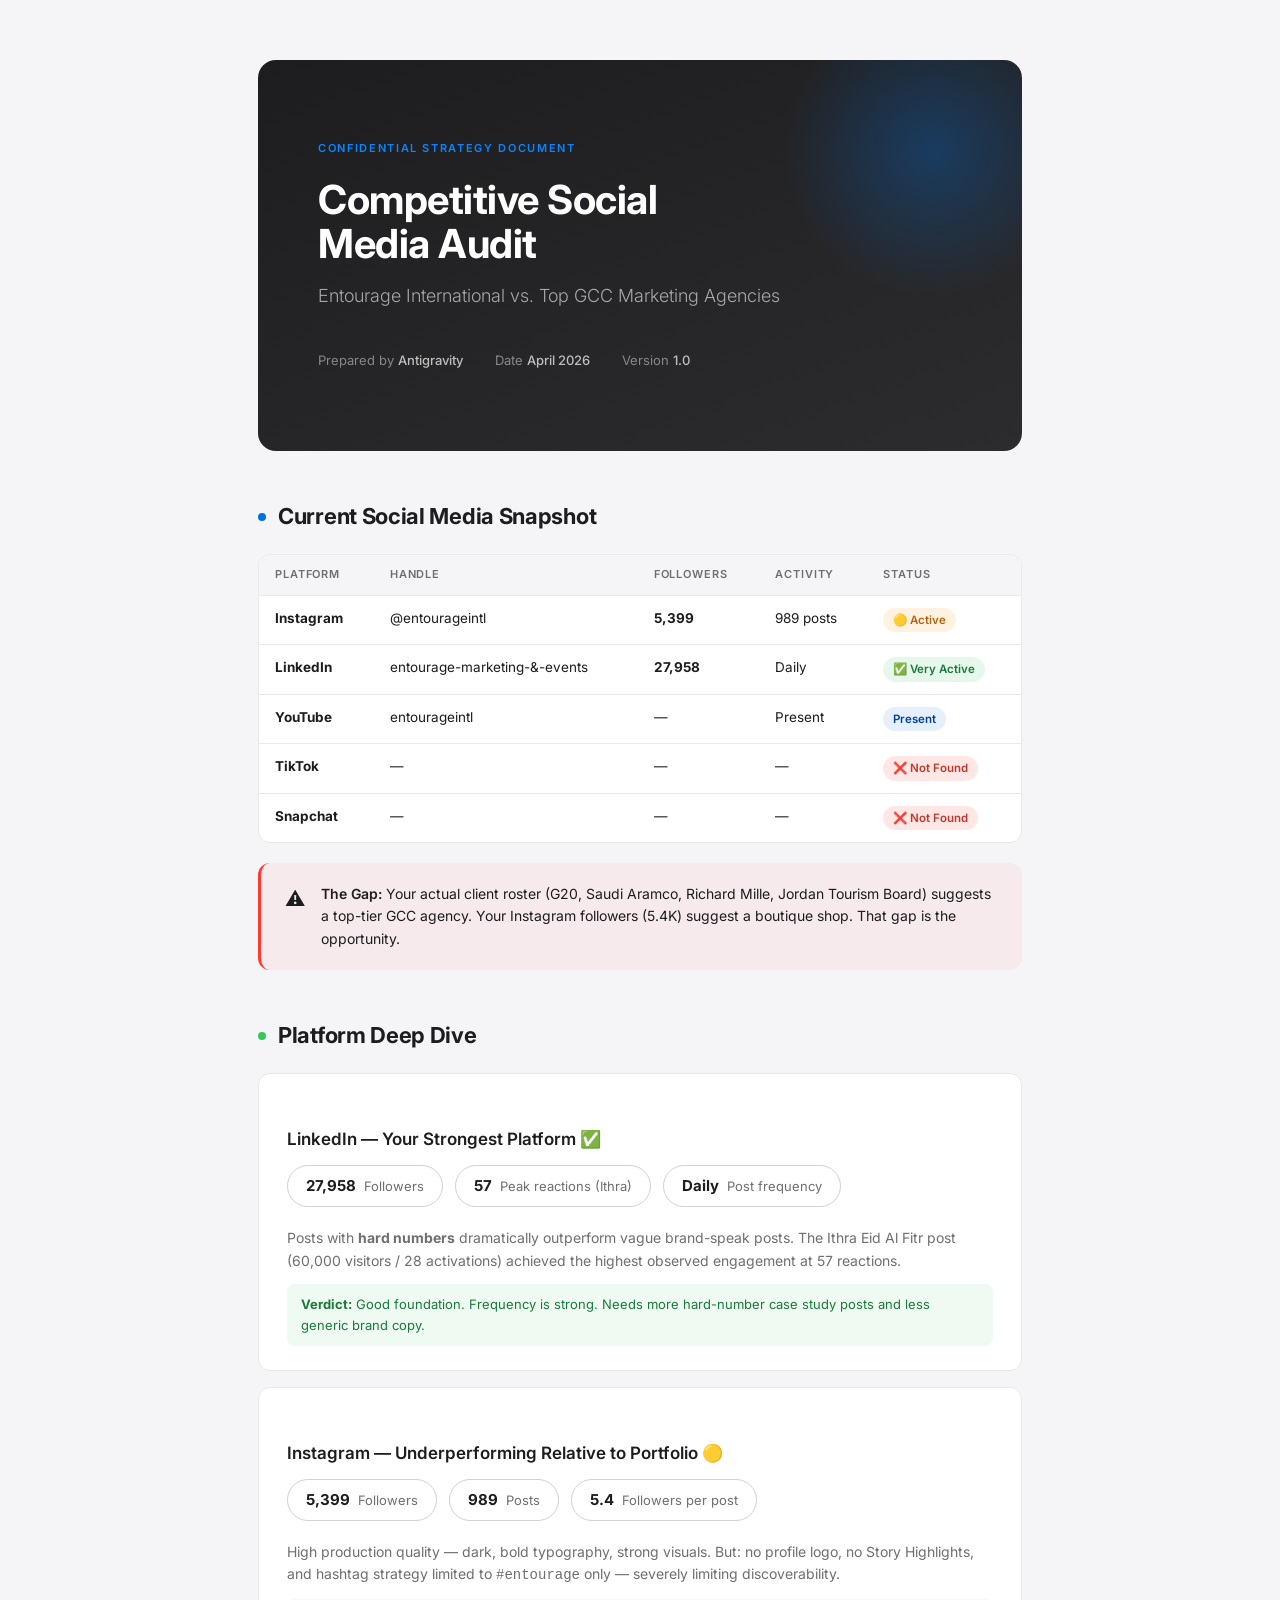
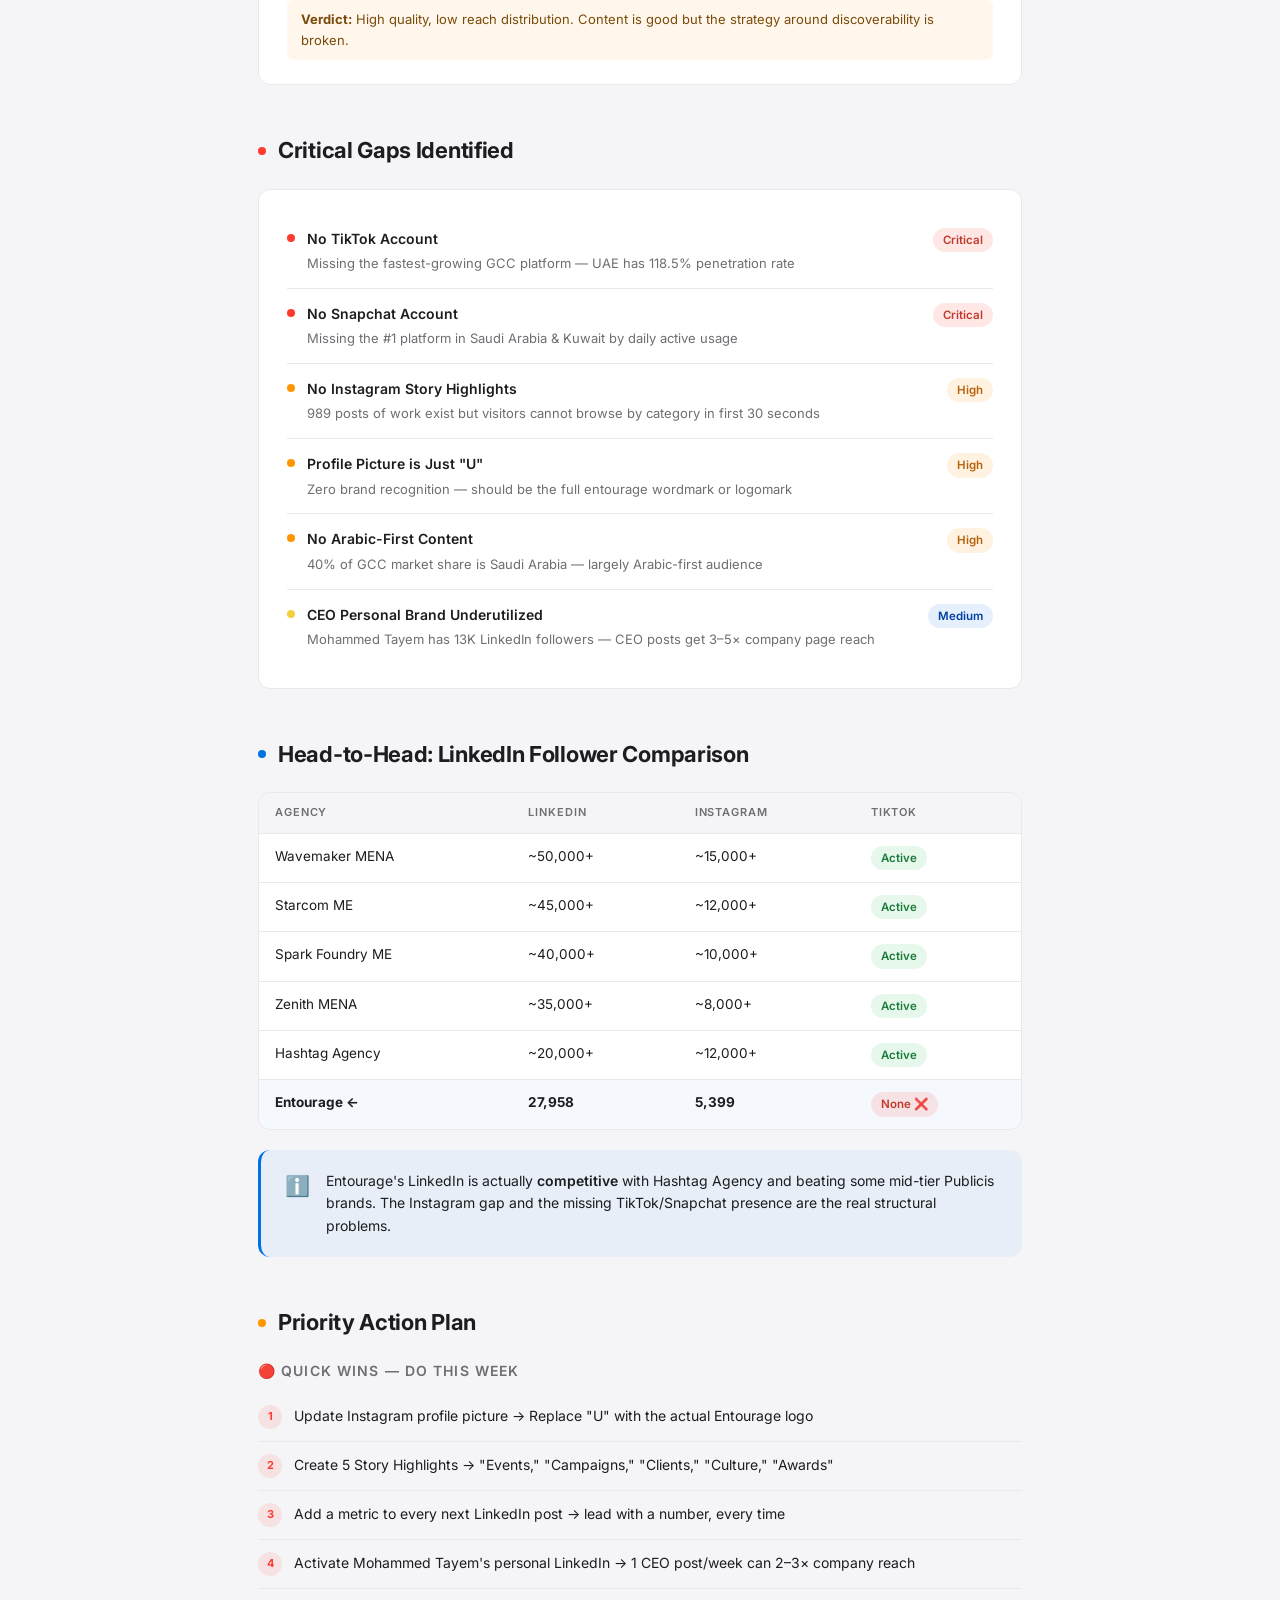
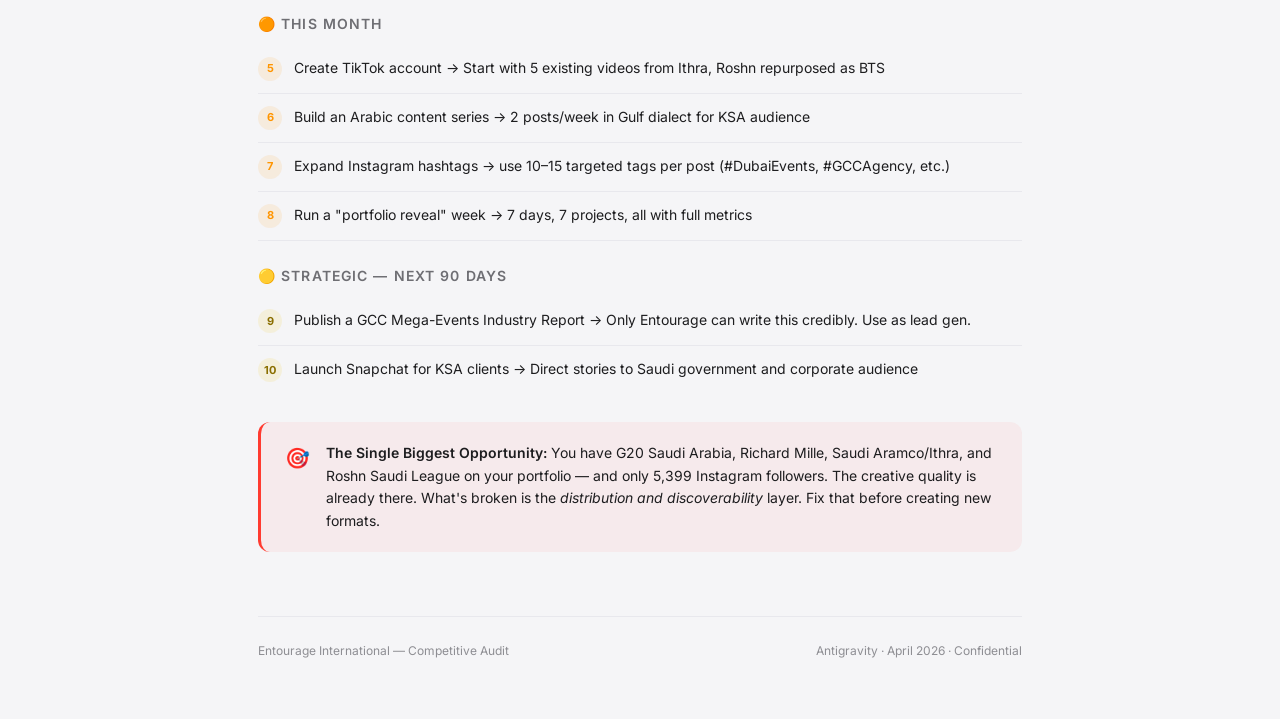
<file: output/01_competitive_audit.html>
<!DOCTYPE html>
<html lang="en">
<head>
<meta charset="UTF-8">
<meta name="viewport" content="width=device-width, initial-scale=1.0">
<title>Entourage — Competitive Social Media Audit</title>
<style>
  @import url('https://fonts.googleapis.com/css2?family=Inter:wght@300;400;500;600;700&display=swap');

  :root {
    --bg: #f5f5f7;
    --surface: #ffffff;
    --surface-2: #f5f5f7;
    --text-primary: #1d1d1f;
    --text-secondary: #6e6e73;
    --text-tertiary: #8e8e93;
    --accent: #0071e3;
    --accent-green: #34c759;
    --accent-red: #ff3b30;
    --accent-orange: #ff9500;
    --border: #d2d2d7;
    --border-light: #e8e8ed;
    --radius: 12px;
    --radius-lg: 18px;
  }

  * { margin: 0; padding: 0; box-sizing: border-box; }

  body {
    font-family: 'Inter', -apple-system, BlinkMacSystemFont, 'SF Pro Text', sans-serif;
    background: var(--bg);
    color: var(--text-primary);
    line-height: 1.6;
    font-size: 15px;
    -webkit-font-smoothing: antialiased;
  }

  .page {
    max-width: 860px;
    margin: 0 auto;
    padding: 60px 48px;
  }

  /* Cover */
  .cover {
    background: linear-gradient(160deg, #1d1d1f 0%, #2c2c2e 100%);
    color: white;
    padding: 80px 60px;
    border-radius: var(--radius-lg);
    margin-bottom: 48px;
    position: relative;
    overflow: hidden;
  }
  .cover::before {
    content: '';
    position: absolute;
    top: -60px; right: -60px;
    width: 300px; height: 300px;
    background: radial-gradient(circle, rgba(0,113,227,0.3) 0%, transparent 70%);
  }
  .cover-tag {
    font-size: 11px;
    font-weight: 600;
    letter-spacing: 0.15em;
    text-transform: uppercase;
    color: #0a84ff;
    margin-bottom: 20px;
  }
  .cover h1 {
    font-size: 40px;
    font-weight: 700;
    line-height: 1.1;
    letter-spacing: -0.5px;
    margin-bottom: 16px;
  }
  .cover-sub {
    font-size: 18px;
    color: rgba(255,255,255,0.6);
    font-weight: 300;
    margin-bottom: 40px;
  }
  .cover-meta {
    display: flex; gap: 32px;
    font-size: 13px;
    color: rgba(255,255,255,0.45);
  }
  .cover-meta span { font-weight: 500; color: rgba(255,255,255,0.7); }

  /* Section header */
  .section-header {
    display: flex;
    align-items: center;
    gap: 12px;
    margin: 48px 0 20px;
  }
  .section-dot {
    width: 8px; height: 8px;
    border-radius: 50%;
    background: var(--accent);
    flex-shrink: 0;
  }
  .section-dot.green { background: var(--accent-green); }
  .section-dot.red { background: var(--accent-red); }
  .section-dot.orange { background: var(--accent-orange); }
  h2 {
    font-size: 22px;
    font-weight: 700;
    letter-spacing: -0.3px;
    color: var(--text-primary);
  }
  h3 {
    font-size: 17px;
    font-weight: 600;
    color: var(--text-primary);
    margin: 28px 0 12px;
  }
  h4 {
    font-size: 14px;
    font-weight: 600;
    color: var(--text-secondary);
    text-transform: uppercase;
    letter-spacing: 0.08em;
    margin: 20px 0 10px;
  }

  /* Cards */
  .card {
    background: var(--surface);
    border-radius: var(--radius);
    padding: 24px 28px;
    margin-bottom: 16px;
    border: 1px solid var(--border-light);
  }
  .card-grid {
    display: grid;
    grid-template-columns: 1fr 1fr;
    gap: 14px;
    margin-bottom: 16px;
  }

  /* Stat pills */
  .stat-row {
    display: flex;
    gap: 12px;
    flex-wrap: wrap;
    margin-bottom: 20px;
  }
  .stat-pill {
    background: var(--surface);
    border: 1px solid var(--border);
    border-radius: 999px;
    padding: 8px 18px;
    font-size: 13px;
    display: flex;
    align-items: center;
    gap: 8px;
  }
  .stat-pill .val {
    font-weight: 700;
    font-size: 15px;
    color: var(--text-primary);
  }
  .stat-pill .lbl {
    color: var(--text-secondary);
  }

  /* Tables */
  table {
    width: 100%;
    border-collapse: separate;
    border-spacing: 0;
    background: var(--surface);
    border-radius: var(--radius);
    border: 1px solid var(--border-light);
    overflow: hidden;
    margin-bottom: 20px;
    font-size: 13.5px;
  }
  th {
    background: var(--surface-2);
    padding: 11px 16px;
    text-align: left;
    font-size: 11px;
    font-weight: 600;
    text-transform: uppercase;
    letter-spacing: 0.08em;
    color: var(--text-secondary);
    border-bottom: 1px solid var(--border-light);
  }
  td {
    padding: 12px 16px;
    border-bottom: 1px solid var(--border-light);
    color: var(--text-primary);
    vertical-align: top;
  }
  tr:last-child td { border-bottom: none; }
  tr:hover td { background: rgba(0,0,0,0.015); }

  /* Badges */
  .badge {
    display: inline-flex;
    align-items: center;
    gap: 5px;
    padding: 3px 10px;
    border-radius: 999px;
    font-size: 11.5px;
    font-weight: 600;
  }
  .badge.green { background: rgba(52,199,89,0.12); color: #1a7a3a; }
  .badge.red { background: rgba(255,59,48,0.12); color: #c0392b; }
  .badge.orange { background: rgba(255,149,0,0.12); color: #b5620a; }
  .badge.blue { background: rgba(0,113,227,0.1); color: #0040a3; }

  /* Callout boxes */
  .callout {
    border-radius: var(--radius);
    padding: 20px 24px;
    margin: 20px 0;
    display: flex;
    gap: 16px;
  }
  .callout.important { background: rgba(255,59,48,0.06); border-left: 3px solid var(--accent-red); }
  .callout.note { background: rgba(0,113,227,0.06); border-left: 3px solid var(--accent); }
  .callout.tip { background: rgba(52,199,89,0.06); border-left: 3px solid var(--accent-green); }
  .callout-icon { font-size: 20px; flex-shrink: 0; }
  .callout-content { font-size: 14px; color: var(--text-primary); line-height: 1.6; }
  .callout-content strong { font-weight: 600; }

  /* Gap markers */
  .gap-item {
    display: flex;
    align-items: flex-start;
    gap: 12px;
    padding: 14px 0;
    border-bottom: 1px solid var(--border-light);
  }
  .gap-item:last-child { border-bottom: none; }
  .gap-severity {
    width: 8px; height: 8px;
    border-radius: 50%;
    margin-top: 6px;
    flex-shrink: 0;
  }
  .sev-critical { background: var(--accent-red); }
  .sev-high { background: var(--accent-orange); }
  .sev-medium { background: #f4d03f; }
  .gap-text { flex: 1; }
  .gap-title { font-weight: 600; font-size: 14px; color: var(--text-primary); margin-bottom: 3px; }
  .gap-desc { font-size: 13px; color: var(--text-secondary); }

  /* Quote */
  blockquote {
    border-left: 2px solid var(--accent);
    margin: 16px 0;
    padding: 12px 20px;
    color: var(--text-secondary);
    font-style: italic;
    font-size: 14px;
    background: var(--surface-2);
    border-radius: 0 8px 8px 0;
  }

  /* Action items */
  .action-group { margin-bottom: 28px; }
  .action-item {
    display: flex;
    align-items: flex-start;
    gap: 12px;
    padding: 12px 0;
    border-bottom: 1px solid var(--border-light);
    font-size: 14px;
  }
  .action-item:last-child { border-bottom: none; }
  .action-num {
    width: 24px; height: 24px;
    border-radius: 50%;
    display: flex; align-items: center; justify-content: center;
    font-size: 11px; font-weight: 700;
    flex-shrink: 0;
  }
  .action-num.red { background: rgba(255,59,48,0.1); color: var(--accent-red); }
  .action-num.orange { background: rgba(255,149,0,0.1); color: var(--accent-orange); }
  .action-num.yellow { background: rgba(244,208,63,0.15); color: #8a6e00; }

  /* Footer */
  .footer {
    margin-top: 64px;
    padding-top: 24px;
    border-top: 1px solid var(--border-light);
    display: flex;
    justify-content: space-between;
    align-items: center;
    font-size: 12px;
    color: var(--text-tertiary);
  }

  @media print {
    body { background: white; }
    .page { padding: 40px 48px; }
    .cover { break-after: page; }
    table { break-inside: avoid; }
    .card { break-inside: avoid; }
  }
</style>
</head>
<body>
<div class="page">

  <!-- Cover -->
  <div class="cover">
    <div class="cover-tag">Confidential Strategy Document</div>
    <h1>Competitive Social<br>Media Audit</h1>
    <div class="cover-sub">Entourage International vs. Top GCC Marketing Agencies</div>
    <div class="cover-meta">
      <div>Prepared by <span>Antigravity</span></div>
      <div>Date <span>April 2026</span></div>
      <div>Version <span>1.0</span></div>
    </div>
  </div>

  <!-- Snapshot -->
  <div class="section-header">
    <div class="section-dot"></div>
    <h2>Current Social Media Snapshot</h2>
  </div>

  <table>
    <thead>
      <tr><th>Platform</th><th>Handle</th><th>Followers</th><th>Activity</th><th>Status</th></tr>
    </thead>
    <tbody>
      <tr>
        <td><strong>Instagram</strong></td>
        <td>@entourageintl</td>
        <td><strong>5,399</strong></td>
        <td>989 posts</td>
        <td><span class="badge orange">🟡 Active</span></td>
      </tr>
      <tr>
        <td><strong>LinkedIn</strong></td>
        <td>entourage-marketing-&-events</td>
        <td><strong>27,958</strong></td>
        <td>Daily</td>
        <td><span class="badge green">✅ Very Active</span></td>
      </tr>
      <tr>
        <td><strong>YouTube</strong></td>
        <td>entourageintl</td>
        <td>—</td>
        <td>Present</td>
        <td><span class="badge blue">Present</span></td>
      </tr>
      <tr>
        <td><strong>TikTok</strong></td>
        <td>—</td>
        <td>—</td>
        <td>—</td>
        <td><span class="badge red">❌ Not Found</span></td>
      </tr>
      <tr>
        <td><strong>Snapchat</strong></td>
        <td>—</td>
        <td>—</td>
        <td>—</td>
        <td><span class="badge red">❌ Not Found</span></td>
      </tr>
    </tbody>
  </table>

  <div class="callout important">
    <div class="callout-icon">⚠️</div>
    <div class="callout-content">
      <strong>The Gap:</strong> Your actual client roster (G20, Saudi Aramco, Richard Mille, Jordan Tourism Board) suggests a top-tier GCC agency. Your Instagram followers (5.4K) suggest a boutique shop. That gap is the opportunity.
    </div>
  </div>

  <!-- Platform Deep Dive -->
  <div class="section-header">
    <div class="section-dot green"></div>
    <h2>Platform Deep Dive</h2>
  </div>

  <div class="card">
    <h3>LinkedIn — Your Strongest Platform ✅</h3>
    <div class="stat-row">
      <div class="stat-pill"><span class="val">27,958</span><span class="lbl">Followers</span></div>
      <div class="stat-pill"><span class="val">57</span><span class="lbl">Peak reactions (Ithra)</span></div>
      <div class="stat-pill"><span class="val">Daily</span><span class="lbl">Post frequency</span></div>
    </div>
    <p style="font-size:14px;color:var(--text-secondary);margin-bottom:12px;">Posts with <strong>hard numbers</strong> dramatically outperform vague brand-speak posts. The Ithra Eid Al Fitr post (60,000 visitors / 28 activations) achieved the highest observed engagement at 57 reactions.</p>
    <p style="font-size:13px;background:rgba(52,199,89,0.08);padding:10px 14px;border-radius:8px;color:#1a7a3a;"><strong>Verdict:</strong> Good foundation. Frequency is strong. Needs more hard-number case study posts and less generic brand copy.</p>
  </div>

  <div class="card">
    <h3>Instagram — Underperforming Relative to Portfolio 🟡</h3>
    <div class="stat-row">
      <div class="stat-pill"><span class="val">5,399</span><span class="lbl">Followers</span></div>
      <div class="stat-pill"><span class="val">989</span><span class="lbl">Posts</span></div>
      <div class="stat-pill"><span class="val">5.4</span><span class="lbl">Followers per post</span></div>
    </div>
    <p style="font-size:14px;color:var(--text-secondary);margin-bottom:12px;">High production quality — dark, bold typography, strong visuals. But: no profile logo, no Story Highlights, and hashtag strategy limited to <code>#entourage</code> only — severely limiting discoverability.</p>
    <p style="font-size:13px;background:rgba(255,149,0,0.08);padding:10px 14px;border-radius:8px;color:#7a4a0a;"><strong>Verdict:</strong> High quality, low reach distribution. Content is good but the strategy around discoverability is broken.</p>
  </div>

  <!-- Gaps -->
  <div class="section-header">
    <div class="section-dot red"></div>
    <h2>Critical Gaps Identified</h2>
  </div>

  <div class="card">
    <div class="gap-item">
      <div class="gap-severity sev-critical"></div>
      <div class="gap-text">
        <div class="gap-title">No TikTok Account</div>
        <div class="gap-desc">Missing the fastest-growing GCC platform — UAE has 118.5% penetration rate</div>
      </div>
      <span class="badge red">Critical</span>
    </div>
    <div class="gap-item">
      <div class="gap-severity sev-critical"></div>
      <div class="gap-text">
        <div class="gap-title">No Snapchat Account</div>
        <div class="gap-desc">Missing the #1 platform in Saudi Arabia & Kuwait by daily active usage</div>
      </div>
      <span class="badge red">Critical</span>
    </div>
    <div class="gap-item">
      <div class="gap-severity sev-high"></div>
      <div class="gap-text">
        <div class="gap-title">No Instagram Story Highlights</div>
        <div class="gap-desc">989 posts of work exist but visitors cannot browse by category in first 30 seconds</div>
      </div>
      <span class="badge orange">High</span>
    </div>
    <div class="gap-item">
      <div class="gap-severity sev-high"></div>
      <div class="gap-text">
        <div class="gap-title">Profile Picture is Just "U"</div>
        <div class="gap-desc">Zero brand recognition — should be the full entourage wordmark or logomark</div>
      </div>
      <span class="badge orange">High</span>
    </div>
    <div class="gap-item">
      <div class="gap-severity sev-high"></div>
      <div class="gap-text">
        <div class="gap-title">No Arabic-First Content</div>
        <div class="gap-desc">40% of GCC market share is Saudi Arabia — largely Arabic-first audience</div>
      </div>
      <span class="badge orange">High</span>
    </div>
    <div class="gap-item">
      <div class="gap-severity sev-medium"></div>
      <div class="gap-text">
        <div class="gap-title">CEO Personal Brand Underutilized</div>
        <div class="gap-desc">Mohammed Tayem has 13K LinkedIn followers — CEO posts get 3–5× company page reach</div>
      </div>
      <span class="badge blue">Medium</span>
    </div>
  </div>

  <!-- Head to head -->
  <div class="section-header">
    <div class="section-dot"></div>
    <h2>Head-to-Head: LinkedIn Follower Comparison</h2>
  </div>

  <table>
    <thead>
      <tr><th>Agency</th><th>LinkedIn</th><th>Instagram</th><th>TikTok</th></tr>
    </thead>
    <tbody>
      <tr><td>Wavemaker MENA</td><td>~50,000+</td><td>~15,000+</td><td><span class="badge green">Active</span></td></tr>
      <tr><td>Starcom ME</td><td>~45,000+</td><td>~12,000+</td><td><span class="badge green">Active</span></td></tr>
      <tr><td>Spark Foundry ME</td><td>~40,000+</td><td>~10,000+</td><td><span class="badge green">Active</span></td></tr>
      <tr><td>Zenith MENA</td><td>~35,000+</td><td>~8,000+</td><td><span class="badge green">Active</span></td></tr>
      <tr><td>Hashtag Agency</td><td>~20,000+</td><td>~12,000+</td><td><span class="badge green">Active</span></td></tr>
      <tr style="background:rgba(0,113,227,0.04)"><td><strong>Entourage ←</strong></td><td><strong>27,958</strong></td><td><strong>5,399</strong></td><td><span class="badge red">None ❌</span></td></tr>
    </tbody>
  </table>

  <div class="callout note">
    <div class="callout-icon">ℹ️</div>
    <div class="callout-content">
      Entourage's LinkedIn is actually <strong>competitive</strong> with Hashtag Agency and beating some mid-tier Publicis brands. The Instagram gap and the missing TikTok/Snapchat presence are the real structural problems.
    </div>
  </div>

  <!-- Priority Actions -->
  <div class="section-header">
    <div class="section-dot orange"></div>
    <h2>Priority Action Plan</h2>
  </div>

  <div class="action-group">
    <h4>🔴 Quick Wins — Do This Week</h4>
    <div class="action-item">
      <div class="action-num red">1</div>
      <div>Update Instagram profile picture → Replace "U" with the actual Entourage logo</div>
    </div>
    <div class="action-item">
      <div class="action-num red">2</div>
      <div>Create 5 Story Highlights → "Events," "Campaigns," "Clients," "Culture," "Awards"</div>
    </div>
    <div class="action-item">
      <div class="action-num red">3</div>
      <div>Add a metric to every next LinkedIn post → lead with a number, every time</div>
    </div>
    <div class="action-item">
      <div class="action-num red">4</div>
      <div>Activate Mohammed Tayem's personal LinkedIn → 1 CEO post/week can 2–3× company reach</div>
    </div>

    <h4 style="margin-top:24px;">🟠 This Month</h4>
    <div class="action-item">
      <div class="action-num orange">5</div>
      <div>Create TikTok account → Start with 5 existing videos from Ithra, Roshn repurposed as BTS</div>
    </div>
    <div class="action-item">
      <div class="action-num orange">6</div>
      <div>Build an Arabic content series → 2 posts/week in Gulf dialect for KSA audience</div>
    </div>
    <div class="action-item">
      <div class="action-num orange">7</div>
      <div>Expand Instagram hashtags → use 10–15 targeted tags per post (#DubaiEvents, #GCCAgency, etc.)</div>
    </div>
    <div class="action-item">
      <div class="action-num orange">8</div>
      <div>Run a "portfolio reveal" week → 7 days, 7 projects, all with full metrics</div>
    </div>

    <h4 style="margin-top:24px;">🟡 Strategic — Next 90 Days</h4>
    <div class="action-item">
      <div class="action-num yellow">9</div>
      <div>Publish a GCC Mega-Events Industry Report → Only Entourage can write this credibly. Use as lead gen.</div>
    </div>
    <div class="action-item">
      <div class="action-num yellow">10</div>
      <div>Launch Snapchat for KSA clients → Direct stories to Saudi government and corporate audience</div>
    </div>
  </div>

  <div class="callout important">
    <div class="callout-icon">🎯</div>
    <div class="callout-content">
      <strong>The Single Biggest Opportunity:</strong> You have G20 Saudi Arabia, Richard Mille, Saudi Aramco/Ithra, and Roshn Saudi League on your portfolio — and only 5,399 Instagram followers. The creative quality is already there. What's broken is the <em>distribution and discoverability</em> layer. Fix that before creating new formats.
    </div>
  </div>

  <div class="footer">
    <div>Entourage International — Competitive Audit</div>
    <div>Antigravity · April 2026 · Confidential</div>
  </div>

</div>
</body>
</html>
</file>
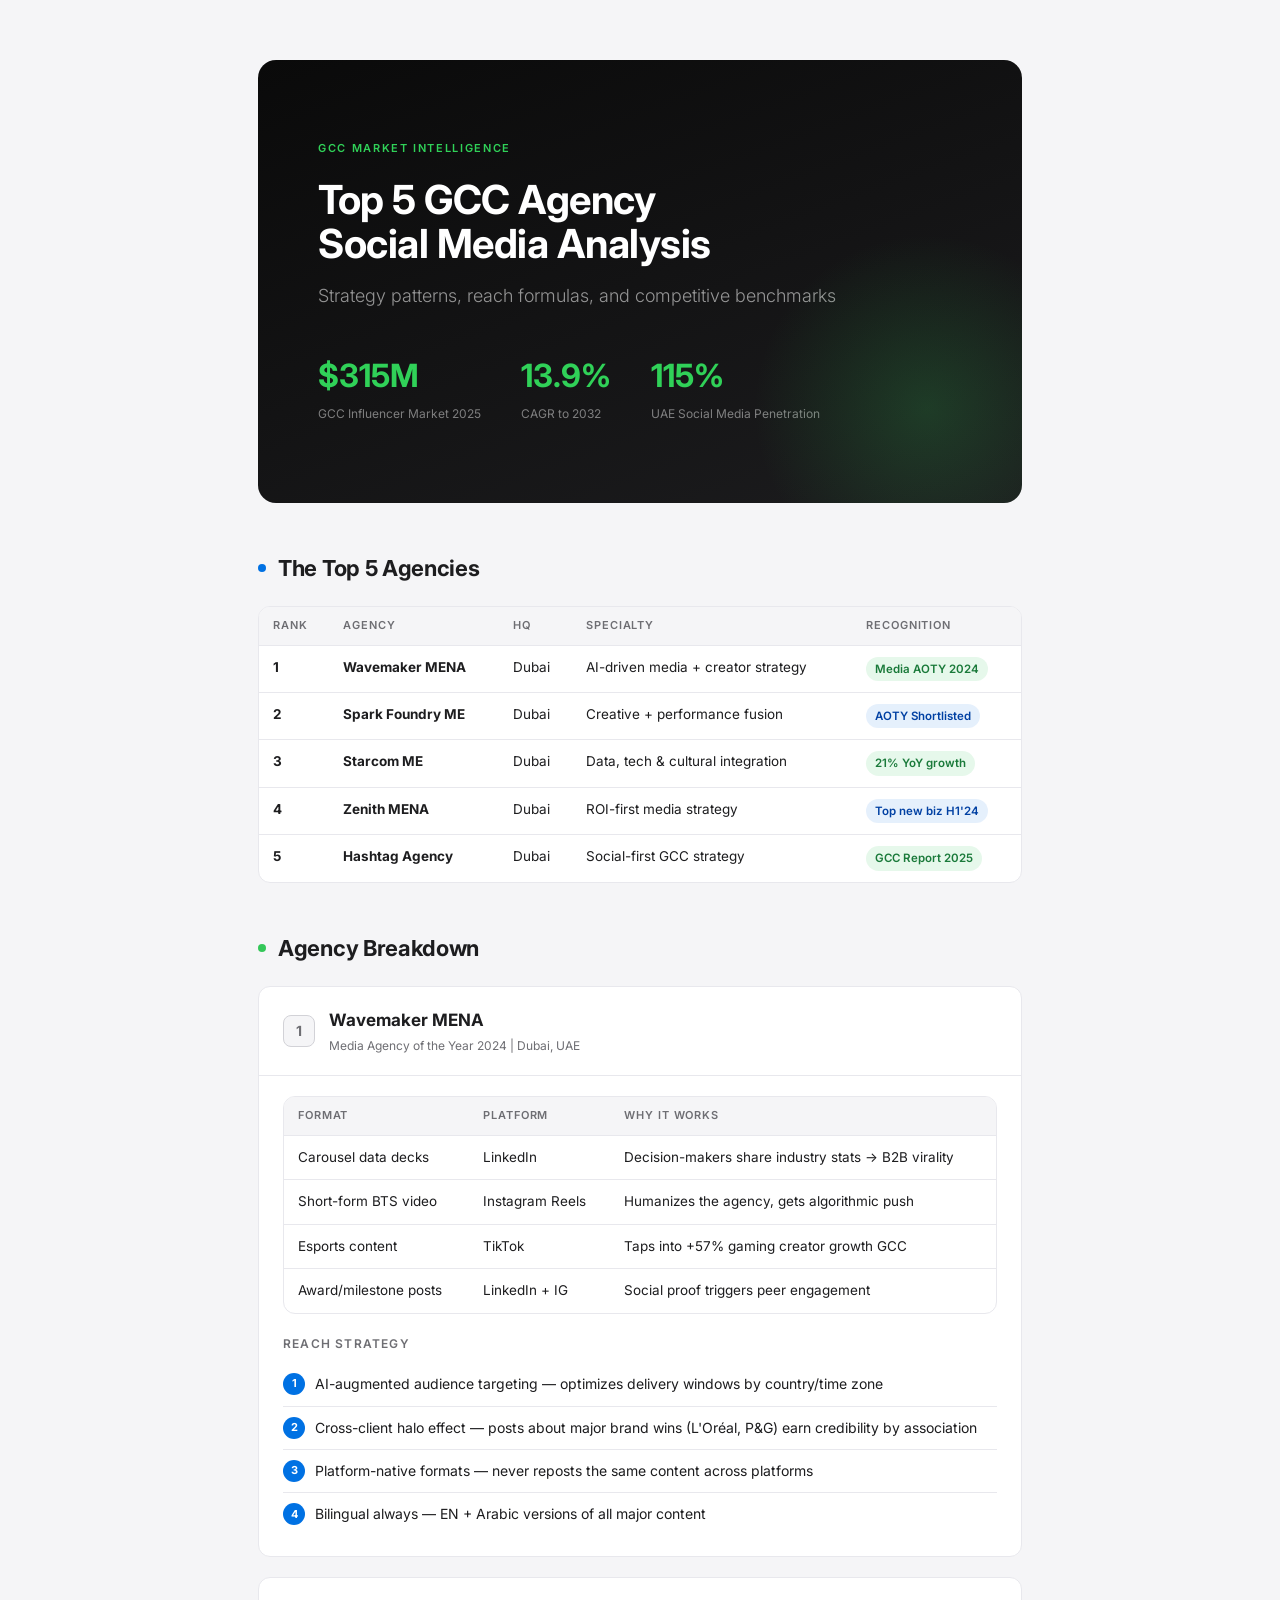
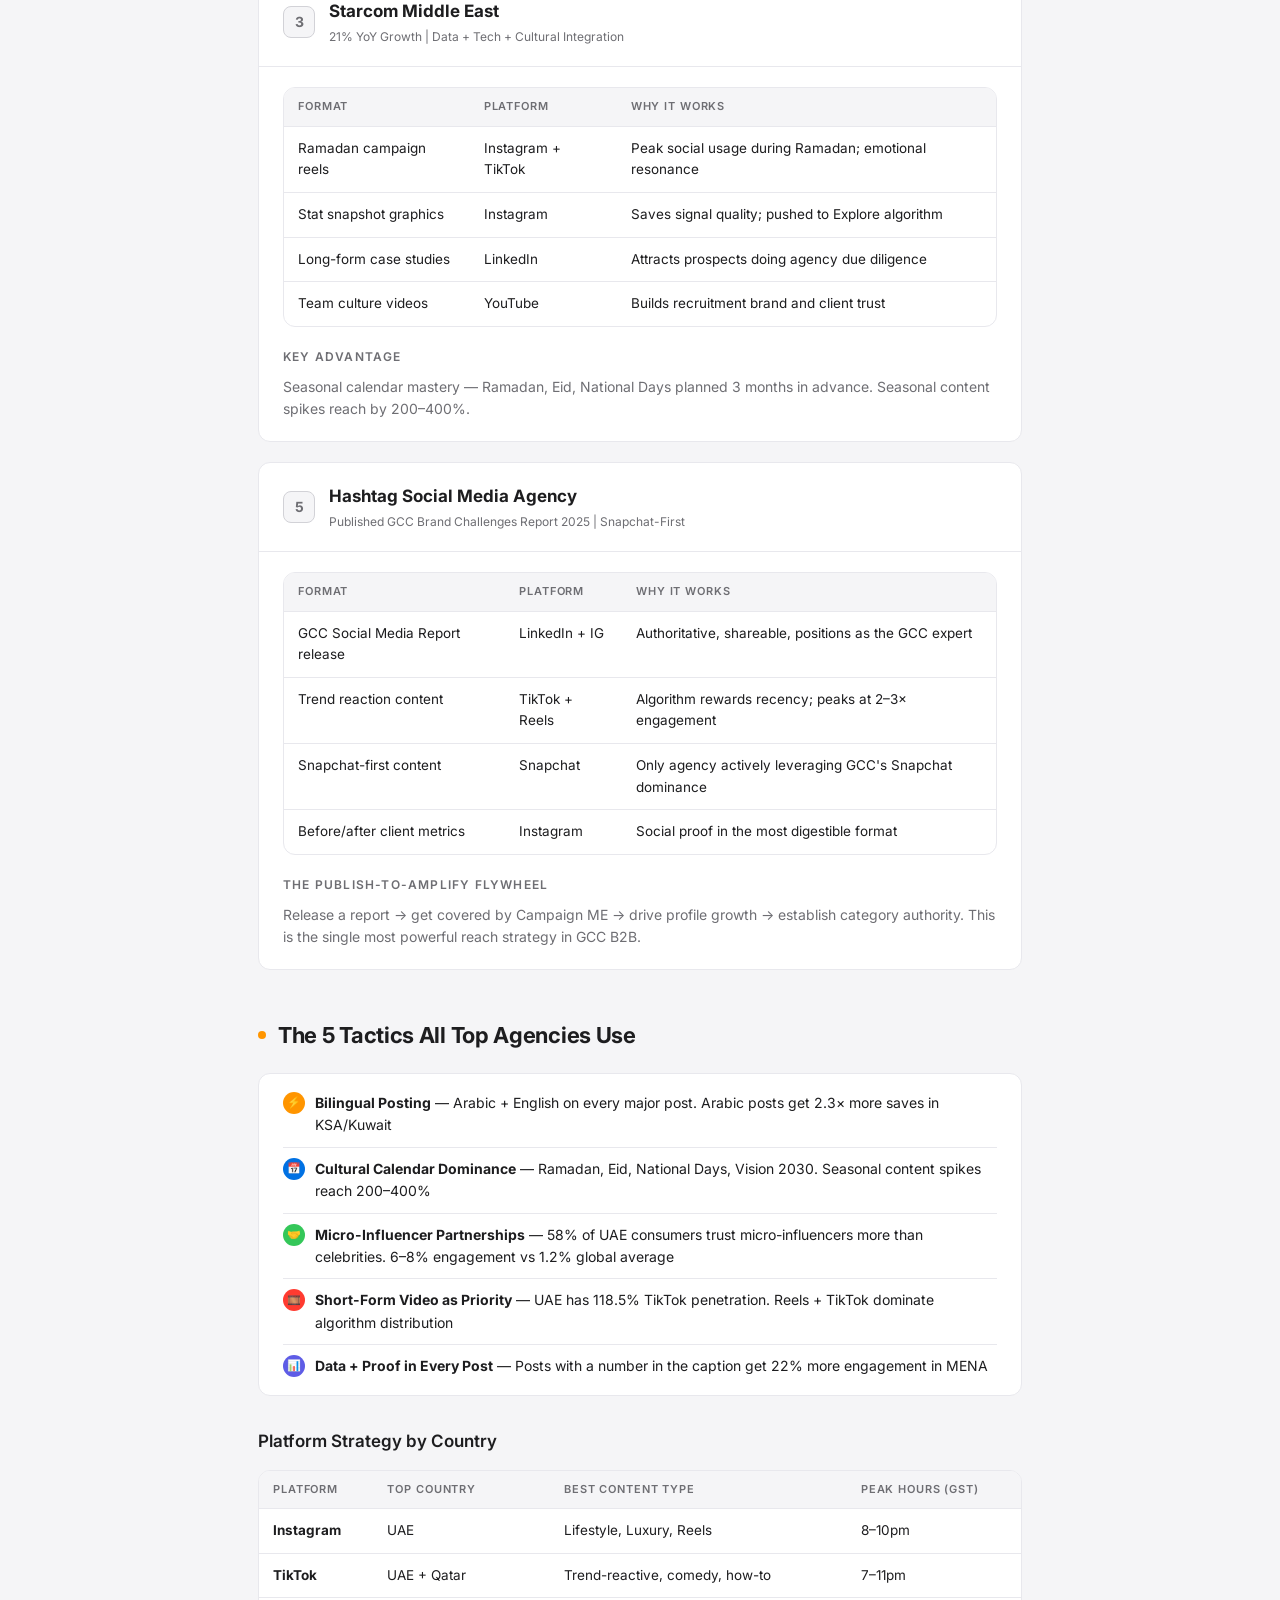
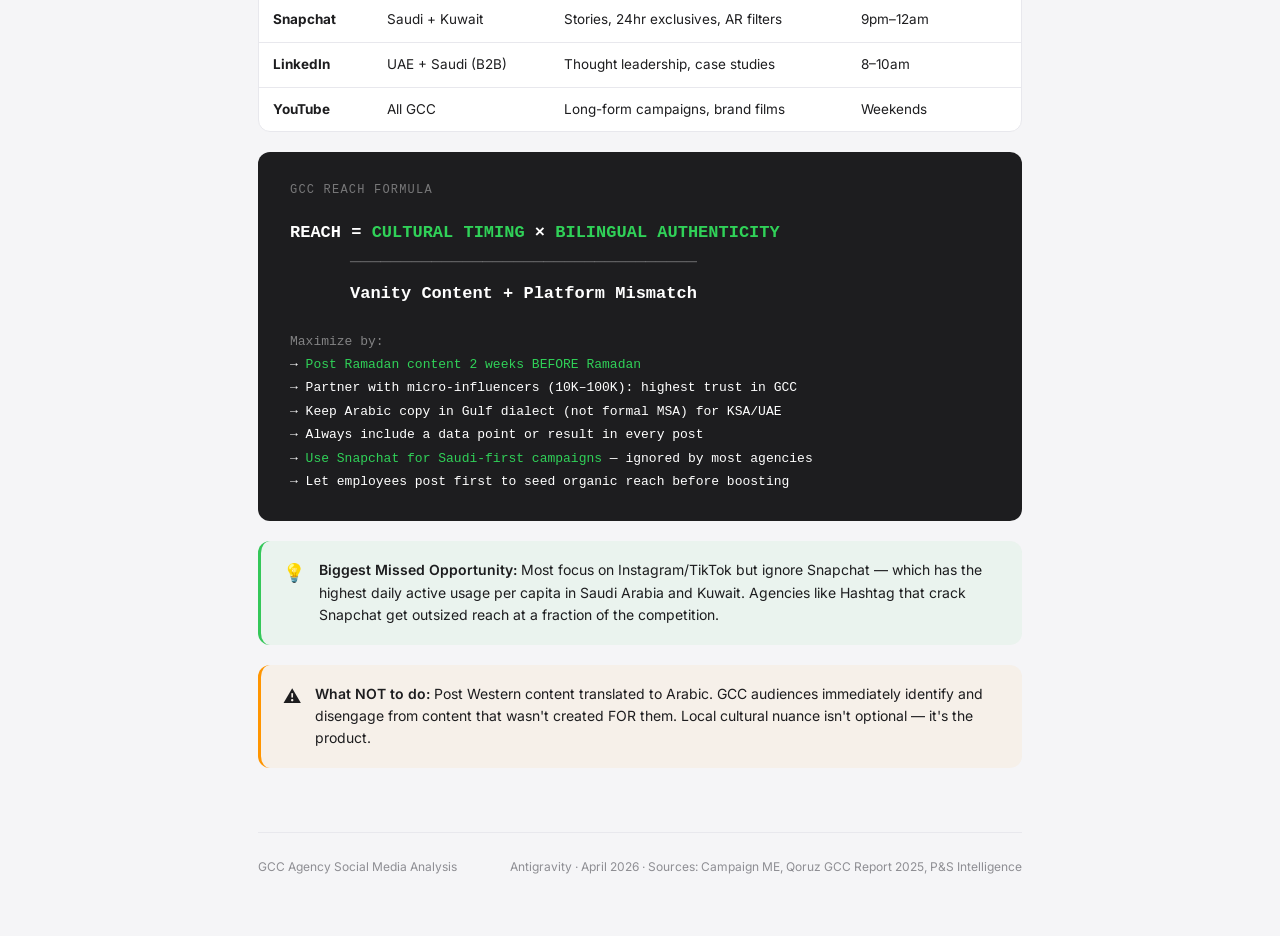
<file: output/02_gcc_analysis.html>
<!DOCTYPE html>
<html lang="en">
<head>
<meta charset="UTF-8">
<meta name="viewport" content="width=device-width, initial-scale=1.0">
<title>Entourage — GCC Agency Social Media Analysis</title>
<style>
  @import url('https://fonts.googleapis.com/css2?family=Inter:wght@300;400;500;600;700&display=swap');

  :root {
    --bg: #f5f5f7;
    --surface: #ffffff;
    --surface-2: #f5f5f7;
    --text-primary: #1d1d1f;
    --text-secondary: #6e6e73;
    --text-tertiary: #8e8e93;
    --accent: #0071e3;
    --accent-green: #34c759;
    --accent-red: #ff3b30;
    --accent-orange: #ff9500;
    --border: #d2d2d7;
    --border-light: #e8e8ed;
    --radius: 12px;
    --radius-lg: 18px;
  }

  * { margin: 0; padding: 0; box-sizing: border-box; }
  body {
    font-family: 'Inter', -apple-system, BlinkMacSystemFont, sans-serif;
    background: var(--bg);
    color: var(--text-primary);
    line-height: 1.6;
    font-size: 15px;
    -webkit-font-smoothing: antialiased;
  }
  .page { max-width: 860px; margin: 0 auto; padding: 60px 48px; }

  .cover {
    background: linear-gradient(160deg, #0a0a0a 0%, #1c1c1e 100%);
    color: white;
    padding: 80px 60px;
    border-radius: var(--radius-lg);
    margin-bottom: 48px;
    position: relative;
    overflow: hidden;
  }
  .cover::before {
    content: '';
    position: absolute;
    bottom: -80px; right: -80px;
    width: 350px; height: 350px;
    background: radial-gradient(circle, rgba(52,199,89,0.2) 0%, transparent 70%);
  }
  .cover-tag { font-size: 11px; font-weight: 600; letter-spacing: 0.15em; text-transform: uppercase; color: #30d158; margin-bottom: 20px; }
  .cover h1 { font-size: 40px; font-weight: 700; line-height: 1.1; letter-spacing: -0.5px; margin-bottom: 16px; }
  .cover-sub { font-size: 18px; color: rgba(255,255,255,0.55); font-weight: 300; margin-bottom: 40px; }
  .cover-stats {
    display: flex;
    gap: 40px;
    margin-top: 32px;
  }
  .cover-stat .num { font-size: 32px; font-weight: 700; color: #30d158; }
  .cover-stat .lbl { font-size: 12px; color: rgba(255,255,255,0.45); margin-top: 2px; }

  h2 { font-size: 22px; font-weight: 700; letter-spacing: -0.3px; color: var(--text-primary); }
  h3 { font-size: 17px; font-weight: 600; color: var(--text-primary); margin: 32px 0 14px; }
  h4 { font-size: 12px; font-weight: 600; color: var(--text-secondary); text-transform: uppercase; letter-spacing: 0.1em; margin: 20px 0 10px; }

  .section-header { display: flex; align-items: center; gap: 12px; margin: 48px 0 20px; }
  .section-dot { width: 8px; height: 8px; border-radius: 50%; background: var(--accent); flex-shrink: 0; }
  .section-dot.green { background: var(--accent-green); }
  .section-dot.orange { background: var(--accent-orange); }

  /* Agency cards */
  .agency-card {
    background: var(--surface);
    border-radius: var(--radius);
    border: 1px solid var(--border-light);
    margin-bottom: 20px;
    overflow: hidden;
  }
  .agency-header {
    padding: 20px 24px;
    border-bottom: 1px solid var(--border-light);
    display: flex;
    align-items: center;
    justify-content: space-between;
  }
  .agency-rank {
    width: 32px; height: 32px;
    border-radius: 8px;
    background: var(--surface-2);
    display: flex; align-items: center; justify-content: center;
    font-size: 14px; font-weight: 700;
    color: var(--text-secondary);
    border: 1px solid var(--border);
  }
  .agency-name { font-size: 17px; font-weight: 700; }
  .agency-sub { font-size: 12px; color: var(--text-secondary); margin-top: 2px; }
  .agency-body { padding: 20px 24px; }

  table {
    width: 100%;
    border-collapse: separate;
    border-spacing: 0;
    background: var(--surface);
    border-radius: var(--radius);
    border: 1px solid var(--border-light);
    overflow: hidden;
    margin-bottom: 20px;
    font-size: 13.5px;
  }
  th {
    background: var(--surface-2);
    padding: 10px 14px;
    text-align: left;
    font-size: 11px;
    font-weight: 600;
    text-transform: uppercase;
    letter-spacing: 0.08em;
    color: var(--text-secondary);
    border-bottom: 1px solid var(--border-light);
  }
  td { padding: 11px 14px; border-bottom: 1px solid var(--border-light); vertical-align: top; }
  tr:last-child td { border-bottom: none; }

  .badge { display: inline-flex; align-items: center; gap: 4px; padding: 3px 9px; border-radius: 999px; font-size: 11.5px; font-weight: 600; }
  .badge.green { background: rgba(52,199,89,0.12); color: #1a7a3a; }
  .badge.blue { background: rgba(0,113,227,0.1); color: #0040a3; }

  .tactic-list { list-style: none; }
  .tactic-list li {
    display: flex;
    align-items: flex-start;
    gap: 10px;
    padding: 10px 0;
    border-bottom: 1px solid var(--border-light);
    font-size: 14px;
    color: var(--text-primary);
  }
  .tactic-list li:last-child { border-bottom: none; }
  .tactic-num {
    width: 22px; height: 22px;
    border-radius: 50%;
    background: var(--accent);
    color: white;
    display: flex; align-items: center; justify-content: center;
    font-size: 11px; font-weight: 700;
    flex-shrink: 0;
  }

  .formula-box {
    background: #1d1d1f;
    color: white;
    border-radius: var(--radius);
    padding: 28px 32px;
    margin: 20px 0;
    font-family: 'SF Mono', 'Fira Code', monospace;
    font-size: 13px;
    line-height: 1.8;
  }
  .formula-box .accent { color: #30d158; }
  .formula-box .dim { color: rgba(255,255,255,0.45); }

  .platform-table-wrap { overflow: hidden; border-radius: var(--radius); border: 1px solid var(--border-light); margin-bottom: 20px; }

  .callout {
    border-radius: var(--radius);
    padding: 18px 22px;
    margin: 20px 0;
    display: flex;
    gap: 14px;
    font-size: 14px;
  }
  .callout.tip { background: rgba(52,199,89,0.06); border-left: 3px solid var(--accent-green); }
  .callout.note { background: rgba(0,113,227,0.06); border-left: 3px solid var(--accent); }
  .callout.warning { background: rgba(255,149,0,0.06); border-left: 3px solid var(--accent-orange); }
  .callout-icon { font-size: 18px; flex-shrink: 0; }
  .callout-content { color: var(--text-primary); line-height: 1.6; }
  .callout-content strong { font-weight: 600; }

  .footer { margin-top: 64px; padding-top: 24px; border-top: 1px solid var(--border-light); display: flex; justify-content: space-between; font-size: 12px; color: var(--text-tertiary); }

  @media print {
    body { background: white; }
    .page { padding: 40px 48px; }
    .cover { break-after: page; }
    .agency-card { break-inside: avoid; }
  }
</style>
</head>
<body>
<div class="page">

  <div class="cover">
    <div class="cover-tag">GCC Market Intelligence</div>
    <h1>Top 5 GCC Agency<br>Social Media Analysis</h1>
    <div class="cover-sub">Strategy patterns, reach formulas, and competitive benchmarks</div>
    <div class="cover-stats">
      <div class="cover-stat"><div class="num">$315M</div><div class="lbl">GCC Influencer Market 2025</div></div>
      <div class="cover-stat"><div class="num">13.9%</div><div class="lbl">CAGR to 2032</div></div>
      <div class="cover-stat"><div class="num">115%</div><div class="lbl">UAE Social Media Penetration</div></div>
    </div>
  </div>

  <!-- Agency Rankings -->
  <div class="section-header">
    <div class="section-dot"></div>
    <h2>The Top 5 Agencies</h2>
  </div>

  <table>
    <thead>
      <tr><th>Rank</th><th>Agency</th><th>HQ</th><th>Specialty</th><th>Recognition</th></tr>
    </thead>
    <tbody>
      <tr><td><strong>1</strong></td><td><strong>Wavemaker MENA</strong></td><td>Dubai</td><td>AI-driven media + creator strategy</td><td><span class="badge green">Media AOTY 2024</span></td></tr>
      <tr><td><strong>2</strong></td><td><strong>Spark Foundry ME</strong></td><td>Dubai</td><td>Creative + performance fusion</td><td><span class="badge blue">AOTY Shortlisted</span></td></tr>
      <tr><td><strong>3</strong></td><td><strong>Starcom ME</strong></td><td>Dubai</td><td>Data, tech & cultural integration</td><td><span class="badge green">21% YoY growth</span></td></tr>
      <tr><td><strong>4</strong></td><td><strong>Zenith MENA</strong></td><td>Dubai</td><td>ROI-first media strategy</td><td><span class="badge blue">Top new biz H1'24</span></td></tr>
      <tr><td><strong>5</strong></td><td><strong>Hashtag Agency</strong></td><td>Dubai</td><td>Social-first GCC strategy</td><td><span class="badge green">GCC Report 2025</span></td></tr>
    </tbody>
  </table>

  <!-- Agency 1 -->
  <div class="section-header">
    <div class="section-dot green"></div>
    <h2>Agency Breakdown</h2>
  </div>

  <div class="agency-card">
    <div class="agency-header">
      <div>
        <div class="agency-rank">1</div>
      </div>
      <div style="flex:1;margin-left:14px;">
        <div class="agency-name">Wavemaker MENA</div>
        <div class="agency-sub">Media Agency of the Year 2024 | Dubai, UAE</div>
      </div>
    </div>
    <div class="agency-body">
      <table>
        <thead><tr><th>Format</th><th>Platform</th><th>Why It Works</th></tr></thead>
        <tbody>
          <tr><td>Carousel data decks</td><td>LinkedIn</td><td>Decision-makers share industry stats → B2B virality</td></tr>
          <tr><td>Short-form BTS video</td><td>Instagram Reels</td><td>Humanizes the agency, gets algorithmic push</td></tr>
          <tr><td>Esports content</td><td>TikTok</td><td>Taps into +57% gaming creator growth GCC</td></tr>
          <tr><td>Award/milestone posts</td><td>LinkedIn + IG</td><td>Social proof triggers peer engagement</td></tr>
        </tbody>
      </table>
      <h4>Reach Strategy</h4>
      <ul class="tactic-list">
        <li><span class="tactic-num">1</span>AI-augmented audience targeting — optimizes delivery windows by country/time zone</li>
        <li><span class="tactic-num">2</span>Cross-client halo effect — posts about major brand wins (L'Oréal, P&G) earn credibility by association</li>
        <li><span class="tactic-num">3</span>Platform-native formats — never reposts the same content across platforms</li>
        <li><span class="tactic-num">4</span>Bilingual always — EN + Arabic versions of all major content</li>
      </ul>
    </div>
  </div>

  <div class="agency-card">
    <div class="agency-header">
      <div class="agency-rank">3</div>
      <div style="flex:1;margin-left:14px;">
        <div class="agency-name">Starcom Middle East</div>
        <div class="agency-sub">21% YoY Growth | Data + Tech + Cultural Integration</div>
      </div>
    </div>
    <div class="agency-body">
      <table>
        <thead><tr><th>Format</th><th>Platform</th><th>Why It Works</th></tr></thead>
        <tbody>
          <tr><td>Ramadan campaign reels</td><td>Instagram + TikTok</td><td>Peak social usage during Ramadan; emotional resonance</td></tr>
          <tr><td>Stat snapshot graphics</td><td>Instagram</td><td>Saves signal quality; pushed to Explore algorithm</td></tr>
          <tr><td>Long-form case studies</td><td>LinkedIn</td><td>Attracts prospects doing agency due diligence</td></tr>
          <tr><td>Team culture videos</td><td>YouTube</td><td>Builds recruitment brand and client trust</td></tr>
        </tbody>
      </table>
      <h4>Key Advantage</h4>
      <p style="font-size:14px;color:var(--text-secondary);">Seasonal calendar mastery — Ramadan, Eid, National Days planned 3 months in advance. Seasonal content spikes reach by 200–400%.</p>
    </div>
  </div>

  <div class="agency-card">
    <div class="agency-header">
      <div class="agency-rank">5</div>
      <div style="flex:1;margin-left:14px;">
        <div class="agency-name">Hashtag Social Media Agency</div>
        <div class="agency-sub">Published GCC Brand Challenges Report 2025 | Snapchat-First</div>
      </div>
    </div>
    <div class="agency-body">
      <table>
        <thead><tr><th>Format</th><th>Platform</th><th>Why It Works</th></tr></thead>
        <tbody>
          <tr><td>GCC Social Media Report release</td><td>LinkedIn + IG</td><td>Authoritative, shareable, positions as the GCC expert</td></tr>
          <tr><td>Trend reaction content</td><td>TikTok + Reels</td><td>Algorithm rewards recency; peaks at 2–3× engagement</td></tr>
          <tr><td>Snapchat-first content</td><td>Snapchat</td><td>Only agency actively leveraging GCC's Snapchat dominance</td></tr>
          <tr><td>Before/after client metrics</td><td>Instagram</td><td>Social proof in the most digestible format</td></tr>
        </tbody>
      </table>
      <h4>The Publish-to-Amplify Flywheel</h4>
      <p style="font-size:14px;color:var(--text-secondary);">Release a report → get covered by Campaign ME → drive profile growth → establish category authority. This is the single most powerful reach strategy in GCC B2B.</p>
    </div>
  </div>

  <!-- Cross-agency patterns -->
  <div class="section-header">
    <div class="section-dot orange"></div>
    <h2>The 5 Tactics All Top Agencies Use</h2>
  </div>

  <div style="background:var(--surface);border-radius:var(--radius);border:1px solid var(--border-light);padding:0;overflow:hidden;">
    <ul class="tactic-list" style="padding: 8px 24px;">
      <li><span class="tactic-num" style="background:#ff9500;">⚡</span><div><strong>Bilingual Posting</strong> — Arabic + English on every major post. Arabic posts get 2.3× more saves in KSA/Kuwait</div></li>
      <li><span class="tactic-num" style="background:#0071e3;">📅</span><div><strong>Cultural Calendar Dominance</strong> — Ramadan, Eid, National Days, Vision 2030. Seasonal content spikes reach 200–400%</div></li>
      <li><span class="tactic-num" style="background:#34c759;">🤝</span><div><strong>Micro-Influencer Partnerships</strong> — 58% of UAE consumers trust micro-influencers more than celebrities. 6–8% engagement vs 1.2% global average</div></li>
      <li><span class="tactic-num" style="background:#ff3b30;">🎞️</span><div><strong>Short-Form Video as Priority</strong> — UAE has 118.5% TikTok penetration. Reels + TikTok dominate algorithm distribution</div></li>
      <li><span class="tactic-num" style="background:#5e5ce6;">📊</span><div><strong>Data + Proof in Every Post</strong> — Posts with a number in the caption get 22% more engagement in MENA</div></li>
    </ul>
  </div>

  <!-- Platform table -->
  <h3>Platform Strategy by Country</h3>
  <table>
    <thead>
      <tr><th>Platform</th><th>Top Country</th><th>Best Content Type</th><th>Peak Hours (GST)</th></tr>
    </thead>
    <tbody>
      <tr><td><strong>Instagram</strong></td><td>UAE</td><td>Lifestyle, Luxury, Reels</td><td>8–10pm</td></tr>
      <tr><td><strong>TikTok</strong></td><td>UAE + Qatar</td><td>Trend-reactive, comedy, how-to</td><td>7–11pm</td></tr>
      <tr><td><strong>Snapchat</strong></td><td>Saudi + Kuwait</td><td>Stories, 24hr exclusives, AR filters</td><td>9pm–12am</td></tr>
      <tr><td><strong>LinkedIn</strong></td><td>UAE + Saudi (B2B)</td><td>Thought leadership, case studies</td><td>8–10am</td></tr>
      <tr><td><strong>YouTube</strong></td><td>All GCC</td><td>Long-form campaigns, brand films</td><td>Weekends</td></tr>
    </tbody>
  </table>

  <!-- Master Formula -->
  <div class="formula-box">
    <div style="font-size:12px;color:rgba(255,255,255,0.4);margin-bottom:16px;letter-spacing:0.1em;">GCC REACH FORMULA</div>
    <div style="font-size:17px;font-weight:600;margin-bottom:20px;">
      REACH = <span class="accent">CULTURAL TIMING</span> × <span class="accent">BILINGUAL AUTHENTICITY</span><br>
      <span style="margin-left:60px;color:rgba(255,255,255,0.3)">──────────────────────────────────</span><br>
      <span style="margin-left:60px;">Vanity Content + Platform Mismatch</span>
    </div>
    <div class="dim">Maximize by:</div>
    <div>→ <span class="accent">Post Ramadan content 2 weeks BEFORE Ramadan</span></div>
    <div>→ Partner with micro-influencers (10K–100K): highest trust in GCC</div>
    <div>→ Keep Arabic copy in Gulf dialect (not formal MSA) for KSA/UAE</div>
    <div>→ Always include a data point or result in every post</div>
    <div>→ <span class="accent">Use Snapchat for Saudi-first campaigns</span> — ignored by most agencies</div>
    <div>→ Let employees post first to seed organic reach before boosting</div>
  </div>

  <div class="callout tip">
    <div class="callout-icon">💡</div>
    <div class="callout-content">
      <strong>Biggest Missed Opportunity:</strong> Most focus on Instagram/TikTok but ignore Snapchat — which has the highest daily active usage per capita in Saudi Arabia and Kuwait. Agencies like Hashtag that crack Snapchat get outsized reach at a fraction of the competition.
    </div>
  </div>

  <div class="callout warning">
    <div class="callout-icon">⚠️</div>
    <div class="callout-content">
      <strong>What NOT to do:</strong> Post Western content translated to Arabic. GCC audiences immediately identify and disengage from content that wasn't created FOR them. Local cultural nuance isn't optional — it's the product.
    </div>
  </div>

  <div class="footer">
    <div>GCC Agency Social Media Analysis</div>
    <div>Antigravity · April 2026 · Sources: Campaign ME, Qoruz GCC Report 2025, P&S Intelligence</div>
  </div>

</div>
</body>
</html>
</file>
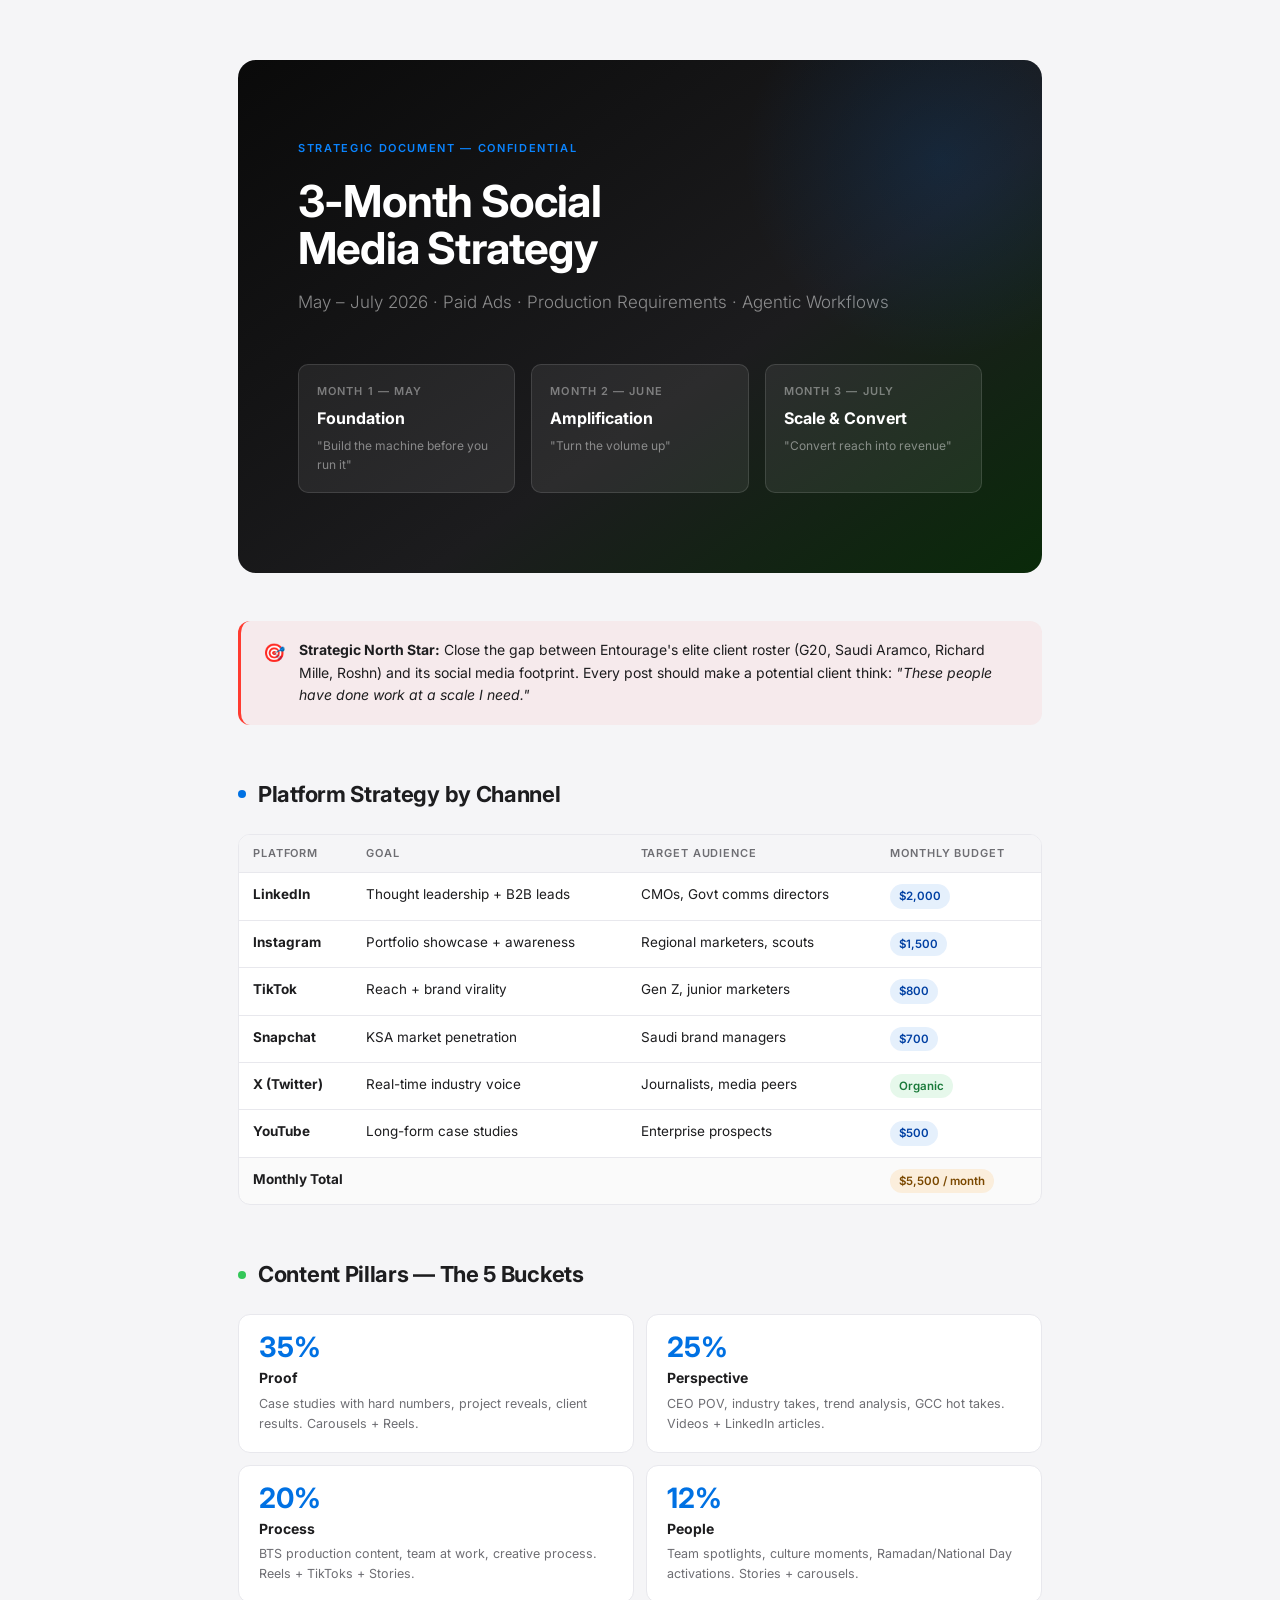
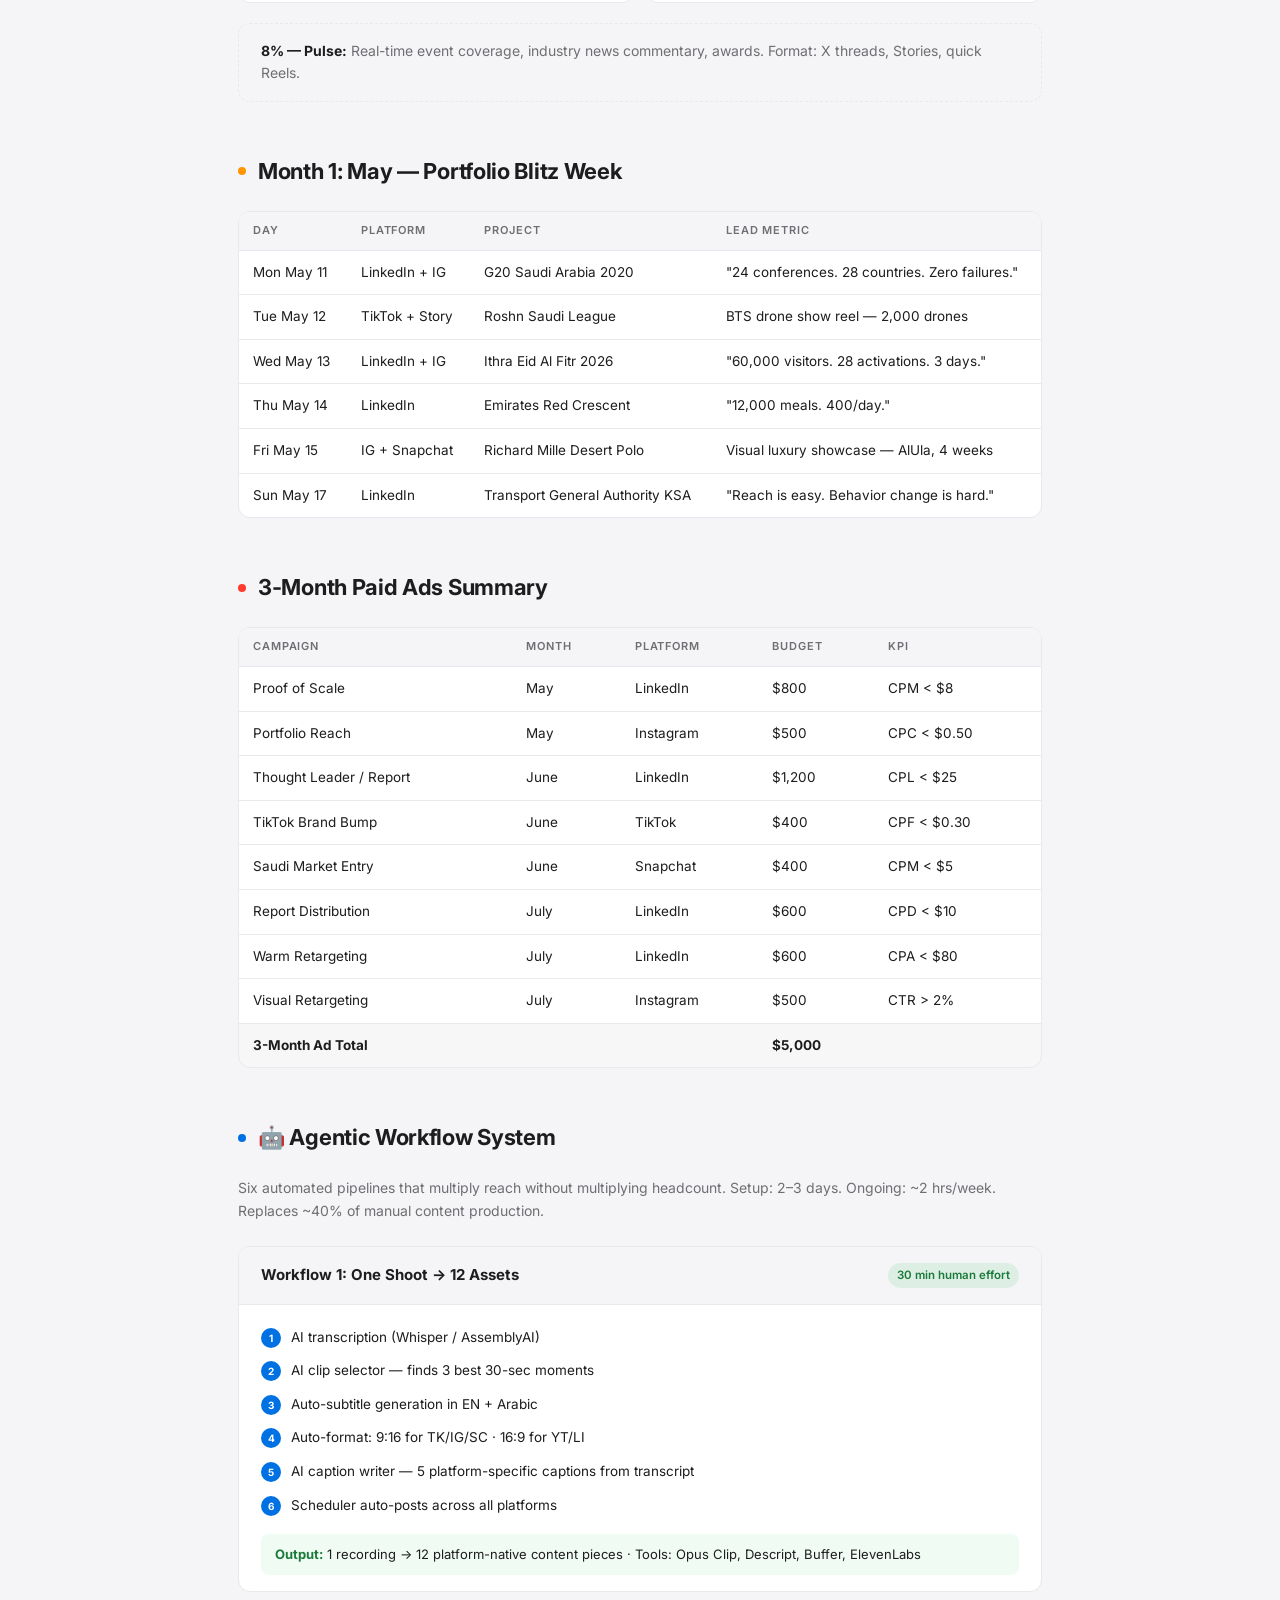
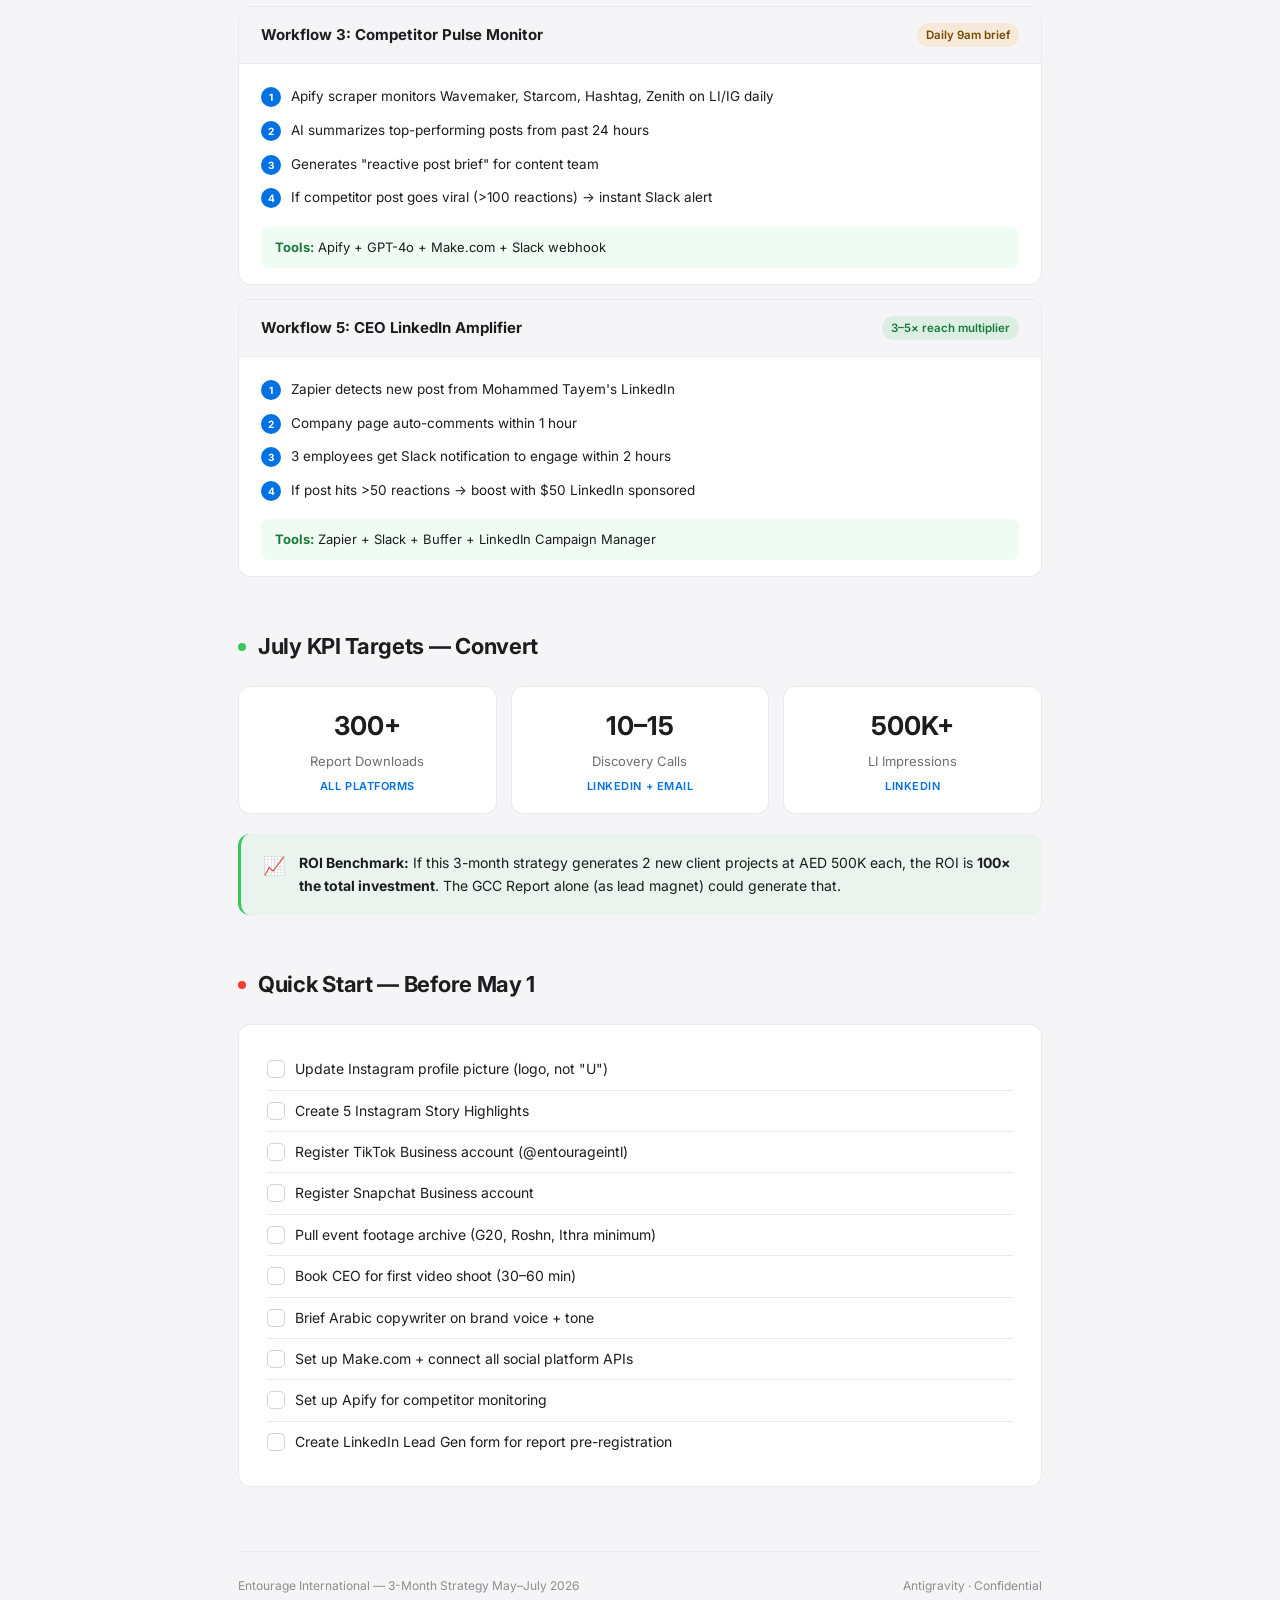
<file: output/03_3month_strategy.html>
<!DOCTYPE html>
<html lang="en">
<head>
<meta charset="UTF-8">
<title>Entourage — 3-Month Social Media Strategy</title>
<style>
  @import url('https://fonts.googleapis.com/css2?family=Inter:wght@300;400;500;600;700&display=swap');
  :root { --bg:#f5f5f7;--surface:#fff;--s2:#f5f5f7;--tp:#1d1d1f;--ts:#6e6e73;--tt:#8e8e93;--ac:#0071e3;--ag:#34c759;--ar:#ff3b30;--ao:#ff9500;--bd:#d2d2d7;--bl:#e8e8ed;--r:12px;--rl:18px; }
  *{margin:0;padding:0;box-sizing:border-box}
  body{font-family:'Inter',-apple-system,sans-serif;background:var(--bg);color:var(--tp);line-height:1.6;font-size:15px;-webkit-font-smoothing:antialiased}
  .page{max-width:900px;margin:0 auto;padding:60px 48px}
  .cover{background:linear-gradient(145deg,#0a0a0a,#1c1c1e 60%,#0a2a0a);color:#fff;padding:80px 60px;border-radius:var(--rl);margin-bottom:48px;position:relative;overflow:hidden}
  .cover::after{content:'';position:absolute;top:-100px;right:-100px;width:400px;height:400px;background:radial-gradient(circle,rgba(0,113,227,.15),transparent 70%)}
  .ctag{font-size:11px;font-weight:600;letter-spacing:.15em;text-transform:uppercase;color:#0a84ff;margin-bottom:20px}
  .cover h1{font-size:44px;font-weight:700;line-height:1.08;letter-spacing:-.8px;margin-bottom:16px}
  .csub{font-size:17px;color:rgba(255,255,255,.5);font-weight:300;margin-bottom:48px}
  .phases{display:grid;grid-template-columns:1fr 1fr 1fr;gap:16px;margin-top:32px}
  .ph{background:rgba(255,255,255,.07);border:1px solid rgba(255,255,255,.12);border-radius:10px;padding:18px}
  .ph-n{font-size:11px;color:rgba(255,255,255,.4);font-weight:600;letter-spacing:.1em;margin-bottom:6px}
  .ph-t{font-size:16px;font-weight:700;color:#fff;margin-bottom:4px}
  .ph-s{font-size:12px;color:rgba(255,255,255,.45)}
  h2{font-size:22px;font-weight:700;letter-spacing:-.3px}
  h3{font-size:17px;font-weight:600;margin:28px 0 12px}
  h4{font-size:11.5px;font-weight:600;color:var(--ts);text-transform:uppercase;letter-spacing:.1em;margin:20px 0 10px}
  .sh{display:flex;align-items:center;gap:12px;margin:52px 0 22px}
  .sd{width:8px;height:8px;border-radius:50%;background:var(--ac);flex-shrink:0}
  .sd.g{background:var(--ag)}.sd.o{background:var(--ao)}.sd.r{background:var(--ar)}
  table{width:100%;border-collapse:separate;border-spacing:0;background:var(--surface);border-radius:var(--r);border:1px solid var(--bl);overflow:hidden;margin-bottom:20px;font-size:13.5px}
  th{background:var(--s2);padding:10px 14px;text-align:left;font-size:11px;font-weight:600;text-transform:uppercase;letter-spacing:.08em;color:var(--ts);border-bottom:1px solid var(--bl)}
  td{padding:11px 14px;border-bottom:1px solid var(--bl);vertical-align:top}
  tr:last-child td{border-bottom:none}
  .bx{display:inline-flex;align-items:center;padding:3px 9px;border-radius:999px;font-size:11.5px;font-weight:600}
  .bx.g{background:rgba(52,199,89,.12);color:#1a7a3a}.bx.b{background:rgba(0,113,227,.1);color:#0040a3}.bx.o{background:rgba(255,149,0,.12);color:#7a4800}
  .card{background:var(--surface);border-radius:var(--r);padding:24px 28px;margin-bottom:16px;border:1px solid var(--bl)}
  .pg{display:grid;grid-template-columns:1fr 1fr;gap:12px;margin-bottom:20px}
  .pc{background:var(--surface);border:1px solid var(--bl);border-radius:var(--r);padding:18px 20px}
  .pv{font-size:28px;font-weight:700;color:var(--ac);line-height:1;margin-bottom:6px}
  .pn{font-size:14px;font-weight:700;margin-bottom:4px}
  .pd{font-size:12.5px;color:var(--ts)}
  .wc{background:var(--surface);border:1px solid var(--bl);border-radius:var(--r);margin-bottom:14px;overflow:hidden}
  .wh{padding:16px 22px;border-bottom:1px solid var(--bl);display:flex;align-items:center;justify-content:space-between;background:var(--s2)}
  .wt{font-size:15px;font-weight:700}
  .wb{padding:16px 22px}
  .ws{display:flex;gap:10px;align-items:flex-start;padding:6px 0}
  .sn{width:20px;height:20px;border-radius:50%;background:var(--ac);color:#fff;display:flex;align-items:center;justify-content:center;font-size:10px;font-weight:700;flex-shrink:0;margin-top:1px}
  .st{font-size:13.5px;color:var(--tp)}
  .wo{margin-top:12px;background:rgba(52,199,89,.07);border-radius:8px;padding:10px 14px;font-size:13px}
  .wo strong{color:#1a7a3a}
  .kg{display:grid;grid-template-columns:1fr 1fr 1fr;gap:14px;margin-bottom:20px}
  .kc{background:var(--surface);border:1px solid var(--bl);border-radius:var(--r);padding:18px 20px;text-align:center}
  .kv{font-size:26px;font-weight:700}
  .km{font-size:13px;color:var(--ts);margin-top:4px}
  .kp{font-size:11px;color:var(--ac);font-weight:600;margin-top:6px;text-transform:uppercase;letter-spacing:.05em}
  .co{border-radius:var(--r);padding:18px 22px;margin:20px 0;display:flex;gap:14px;font-size:14px}
  .co.t{background:rgba(52,199,89,.06);border-left:3px solid var(--ag)}
  .co.n{background:rgba(0,113,227,.06);border-left:3px solid var(--ac)}
  .co.i{background:rgba(255,59,48,.06);border-left:3px solid var(--ar)}
  .ci{font-size:18px;flex-shrink:0}
  .cl li{display:flex;align-items:flex-start;gap:10px;padding:9px 0;border-bottom:1px solid var(--bl);font-size:14px;list-style:none}
  .cl li:last-child{border-bottom:none}
  .cb{width:18px;height:18px;border:1.5px solid var(--bd);border-radius:5px;flex-shrink:0;margin-top:2px}
  .ft{margin-top:64px;padding-top:24px;border-top:1px solid var(--bl);display:flex;justify-content:space-between;font-size:12px;color:var(--tt)}
</style>
</head>
<body>
<div class="page">
  <div class="cover">
    <div class="ctag">Strategic Document — Confidential</div>
    <h1>3-Month Social<br>Media Strategy</h1>
    <div class="csub">May – July 2026 · Paid Ads · Production Requirements · Agentic Workflows</div>
    <div class="phases">
      <div class="ph"><div class="ph-n">MONTH 1 — MAY</div><div class="ph-t">Foundation</div><div class="ph-s">"Build the machine before you run it"</div></div>
      <div class="ph"><div class="ph-n">MONTH 2 — JUNE</div><div class="ph-t">Amplification</div><div class="ph-s">"Turn the volume up"</div></div>
      <div class="ph"><div class="ph-n">MONTH 3 — JULY</div><div class="ph-t">Scale &amp; Convert</div><div class="ph-s">"Convert reach into revenue"</div></div>
    </div>
  </div>

  <div class="co i"><div class="ci">🎯</div><div><strong>Strategic North Star:</strong> Close the gap between Entourage's elite client roster (G20, Saudi Aramco, Richard Mille, Roshn) and its social media footprint. Every post should make a potential client think: <em>"These people have done work at a scale I need."</em></div></div>

  <div class="sh"><div class="sd"></div><h2>Platform Strategy by Channel</h2></div>
  <table>
    <thead><tr><th>Platform</th><th>Goal</th><th>Target Audience</th><th>Monthly Budget</th></tr></thead>
    <tbody>
      <tr><td><strong>LinkedIn</strong></td><td>Thought leadership + B2B leads</td><td>CMOs, Govt comms directors</td><td><span class="bx b">$2,000</span></td></tr>
      <tr><td><strong>Instagram</strong></td><td>Portfolio showcase + awareness</td><td>Regional marketers, scouts</td><td><span class="bx b">$1,500</span></td></tr>
      <tr><td><strong>TikTok</strong></td><td>Reach + brand virality</td><td>Gen Z, junior marketers</td><td><span class="bx b">$800</span></td></tr>
      <tr><td><strong>Snapchat</strong></td><td>KSA market penetration</td><td>Saudi brand managers</td><td><span class="bx b">$700</span></td></tr>
      <tr><td><strong>X (Twitter)</strong></td><td>Real-time industry voice</td><td>Journalists, media peers</td><td><span class="bx g">Organic</span></td></tr>
      <tr><td><strong>YouTube</strong></td><td>Long-form case studies</td><td>Enterprise prospects</td><td><span class="bx b">$500</span></td></tr>
      <tr style="background:rgba(0,0,0,.02)"><td colspan="3"><strong>Monthly Total</strong></td><td><span class="bx o">$5,500 / month</span></td></tr>
    </tbody>
  </table>

  <div class="sh"><div class="sd g"></div><h2>Content Pillars — The 5 Buckets</h2></div>
  <div class="pg">
    <div class="pc"><div class="pv">35%</div><div class="pn">Proof</div><div class="pd">Case studies with hard numbers, project reveals, client results. Carousels + Reels.</div></div>
    <div class="pc"><div class="pv">25%</div><div class="pn">Perspective</div><div class="pd">CEO POV, industry takes, trend analysis, GCC hot takes. Videos + LinkedIn articles.</div></div>
    <div class="pc"><div class="pv">20%</div><div class="pn">Process</div><div class="pd">BTS production content, team at work, creative process. Reels + TikToks + Stories.</div></div>
    <div class="pc"><div class="pv">12%</div><div class="pn">People</div><div class="pd">Team spotlights, culture moments, Ramadan/National Day activations. Stories + carousels.</div></div>
  </div>
  <div class="card" style="border:1px dashed var(--bl);background:var(--s2);padding:16px 22px;font-size:14px;color:var(--ts)"><strong style="color:var(--tp)">8% — Pulse:</strong> Real-time event coverage, industry news commentary, awards. Format: X threads, Stories, quick Reels.</div>

  <div class="sh"><div class="sd o"></div><h2>Month 1: May — Portfolio Blitz Week</h2></div>
  <table>
    <thead><tr><th>Day</th><th>Platform</th><th>Project</th><th>Lead Metric</th></tr></thead>
    <tbody>
      <tr><td>Mon May 11</td><td>LinkedIn + IG</td><td>G20 Saudi Arabia 2020</td><td>"24 conferences. 28 countries. Zero failures."</td></tr>
      <tr><td>Tue May 12</td><td>TikTok + Story</td><td>Roshn Saudi League</td><td>BTS drone show reel — 2,000 drones</td></tr>
      <tr><td>Wed May 13</td><td>LinkedIn + IG</td><td>Ithra Eid Al Fitr 2026</td><td>"60,000 visitors. 28 activations. 3 days."</td></tr>
      <tr><td>Thu May 14</td><td>LinkedIn</td><td>Emirates Red Crescent</td><td>"12,000 meals. 400/day."</td></tr>
      <tr><td>Fri May 15</td><td>IG + Snapchat</td><td>Richard Mille Desert Polo</td><td>Visual luxury showcase — AlUla, 4 weeks</td></tr>
      <tr><td>Sun May 17</td><td>LinkedIn</td><td>Transport General Authority KSA</td><td>"Reach is easy. Behavior change is hard."</td></tr>
    </tbody>
  </table>

  <div class="sh"><div class="sd r"></div><h2>3-Month Paid Ads Summary</h2></div>
  <table>
    <thead><tr><th>Campaign</th><th>Month</th><th>Platform</th><th>Budget</th><th>KPI</th></tr></thead>
    <tbody>
      <tr><td>Proof of Scale</td><td>May</td><td>LinkedIn</td><td>$800</td><td>CPM &lt; $8</td></tr>
      <tr><td>Portfolio Reach</td><td>May</td><td>Instagram</td><td>$500</td><td>CPC &lt; $0.50</td></tr>
      <tr><td>Thought Leader / Report</td><td>June</td><td>LinkedIn</td><td>$1,200</td><td>CPL &lt; $25</td></tr>
      <tr><td>TikTok Brand Bump</td><td>June</td><td>TikTok</td><td>$400</td><td>CPF &lt; $0.30</td></tr>
      <tr><td>Saudi Market Entry</td><td>June</td><td>Snapchat</td><td>$400</td><td>CPM &lt; $5</td></tr>
      <tr><td>Report Distribution</td><td>July</td><td>LinkedIn</td><td>$600</td><td>CPD &lt; $10</td></tr>
      <tr><td>Warm Retargeting</td><td>July</td><td>LinkedIn</td><td>$600</td><td>CPA &lt; $80</td></tr>
      <tr><td>Visual Retargeting</td><td>July</td><td>Instagram</td><td>$500</td><td>CTR &gt; 2%</td></tr>
      <tr style="background:rgba(0,0,0,.03)"><td colspan="3"><strong>3-Month Ad Total</strong></td><td><strong>$5,000</strong></td><td></td></tr>
    </tbody>
  </table>

  <div class="sh"><div class="sd"></div><h2>🤖 Agentic Workflow System</h2></div>
  <p style="font-size:14px;color:var(--ts);margin-bottom:24px">Six automated pipelines that multiply reach without multiplying headcount. Setup: 2–3 days. Ongoing: ~2 hrs/week. Replaces ~40% of manual content production.</p>

  <div class="wc">
    <div class="wh"><div class="wt">Workflow 1: One Shoot → 12 Assets</div><span class="bx g">30 min human effort</span></div>
    <div class="wb">
      <div class="ws"><div class="sn">1</div><div class="st">AI transcription (Whisper / AssemblyAI)</div></div>
      <div class="ws"><div class="sn">2</div><div class="st">AI clip selector — finds 3 best 30-sec moments</div></div>
      <div class="ws"><div class="sn">3</div><div class="st">Auto-subtitle generation in EN + Arabic</div></div>
      <div class="ws"><div class="sn">4</div><div class="st">Auto-format: 9:16 for TK/IG/SC · 16:9 for YT/LI</div></div>
      <div class="ws"><div class="sn">5</div><div class="st">AI caption writer — 5 platform-specific captions from transcript</div></div>
      <div class="ws"><div class="sn">6</div><div class="st">Scheduler auto-posts across all platforms</div></div>
      <div class="wo"><strong>Output:</strong> 1 recording → 12 platform-native content pieces · Tools: Opus Clip, Descript, Buffer, ElevenLabs</div>
    </div>
  </div>

  <div class="wc">
    <div class="wh"><div class="wt">Workflow 3: Competitor Pulse Monitor</div><span class="bx o">Daily 9am brief</span></div>
    <div class="wb">
      <div class="ws"><div class="sn">1</div><div class="st">Apify scraper monitors Wavemaker, Starcom, Hashtag, Zenith on LI/IG daily</div></div>
      <div class="ws"><div class="sn">2</div><div class="st">AI summarizes top-performing posts from past 24 hours</div></div>
      <div class="ws"><div class="sn">3</div><div class="st">Generates "reactive post brief" for content team</div></div>
      <div class="ws"><div class="sn">4</div><div class="st">If competitor post goes viral (&gt;100 reactions) → instant Slack alert</div></div>
      <div class="wo"><strong>Tools:</strong> Apify + GPT-4o + Make.com + Slack webhook</div>
    </div>
  </div>

  <div class="wc">
    <div class="wh"><div class="wt">Workflow 5: CEO LinkedIn Amplifier</div><span class="bx g">3–5× reach multiplier</span></div>
    <div class="wb">
      <div class="ws"><div class="sn">1</div><div class="st">Zapier detects new post from Mohammed Tayem's LinkedIn</div></div>
      <div class="ws"><div class="sn">2</div><div class="st">Company page auto-comments within 1 hour</div></div>
      <div class="ws"><div class="sn">3</div><div class="st">3 employees get Slack notification to engage within 2 hours</div></div>
      <div class="ws"><div class="sn">4</div><div class="st">If post hits &gt;50 reactions → boost with $50 LinkedIn sponsored</div></div>
      <div class="wo"><strong>Tools:</strong> Zapier + Slack + Buffer + LinkedIn Campaign Manager</div>
    </div>
  </div>

  <div class="sh"><div class="sd g"></div><h2>July KPI Targets — Convert</h2></div>
  <div class="kg">
    <div class="kc"><div class="kv">300+</div><div class="km">Report Downloads</div><div class="kp">All Platforms</div></div>
    <div class="kc"><div class="kv">10–15</div><div class="km">Discovery Calls</div><div class="kp">LinkedIn + Email</div></div>
    <div class="kc"><div class="kv">500K+</div><div class="km">LI Impressions</div><div class="kp">LinkedIn</div></div>
  </div>

  <div class="co t"><div class="ci">📈</div><div><strong>ROI Benchmark:</strong> If this 3-month strategy generates 2 new client projects at AED 500K each, the ROI is <strong>100× the total investment</strong>. The GCC Report alone (as lead magnet) could generate that.</div></div>

  <div class="sh"><div class="sd r"></div><h2>Quick Start — Before May 1</h2></div>
  <div class="card">
    <ul class="cl">
      <li><div class="cb"></div>Update Instagram profile picture (logo, not "U")</li>
      <li><div class="cb"></div>Create 5 Instagram Story Highlights</li>
      <li><div class="cb"></div>Register TikTok Business account (@entourageintl)</li>
      <li><div class="cb"></div>Register Snapchat Business account</li>
      <li><div class="cb"></div>Pull event footage archive (G20, Roshn, Ithra minimum)</li>
      <li><div class="cb"></div>Book CEO for first video shoot (30–60 min)</li>
      <li><div class="cb"></div>Brief Arabic copywriter on brand voice + tone</li>
      <li><div class="cb"></div>Set up Make.com + connect all social platform APIs</li>
      <li><div class="cb"></div>Set up Apify for competitor monitoring</li>
      <li><div class="cb"></div>Create LinkedIn Lead Gen form for report pre-registration</li>
    </ul>
  </div>

  <div class="ft"><div>Entourage International — 3-Month Strategy May–July 2026</div><div>Antigravity · Confidential</div></div>
</div>
</body>
</html>
</file>
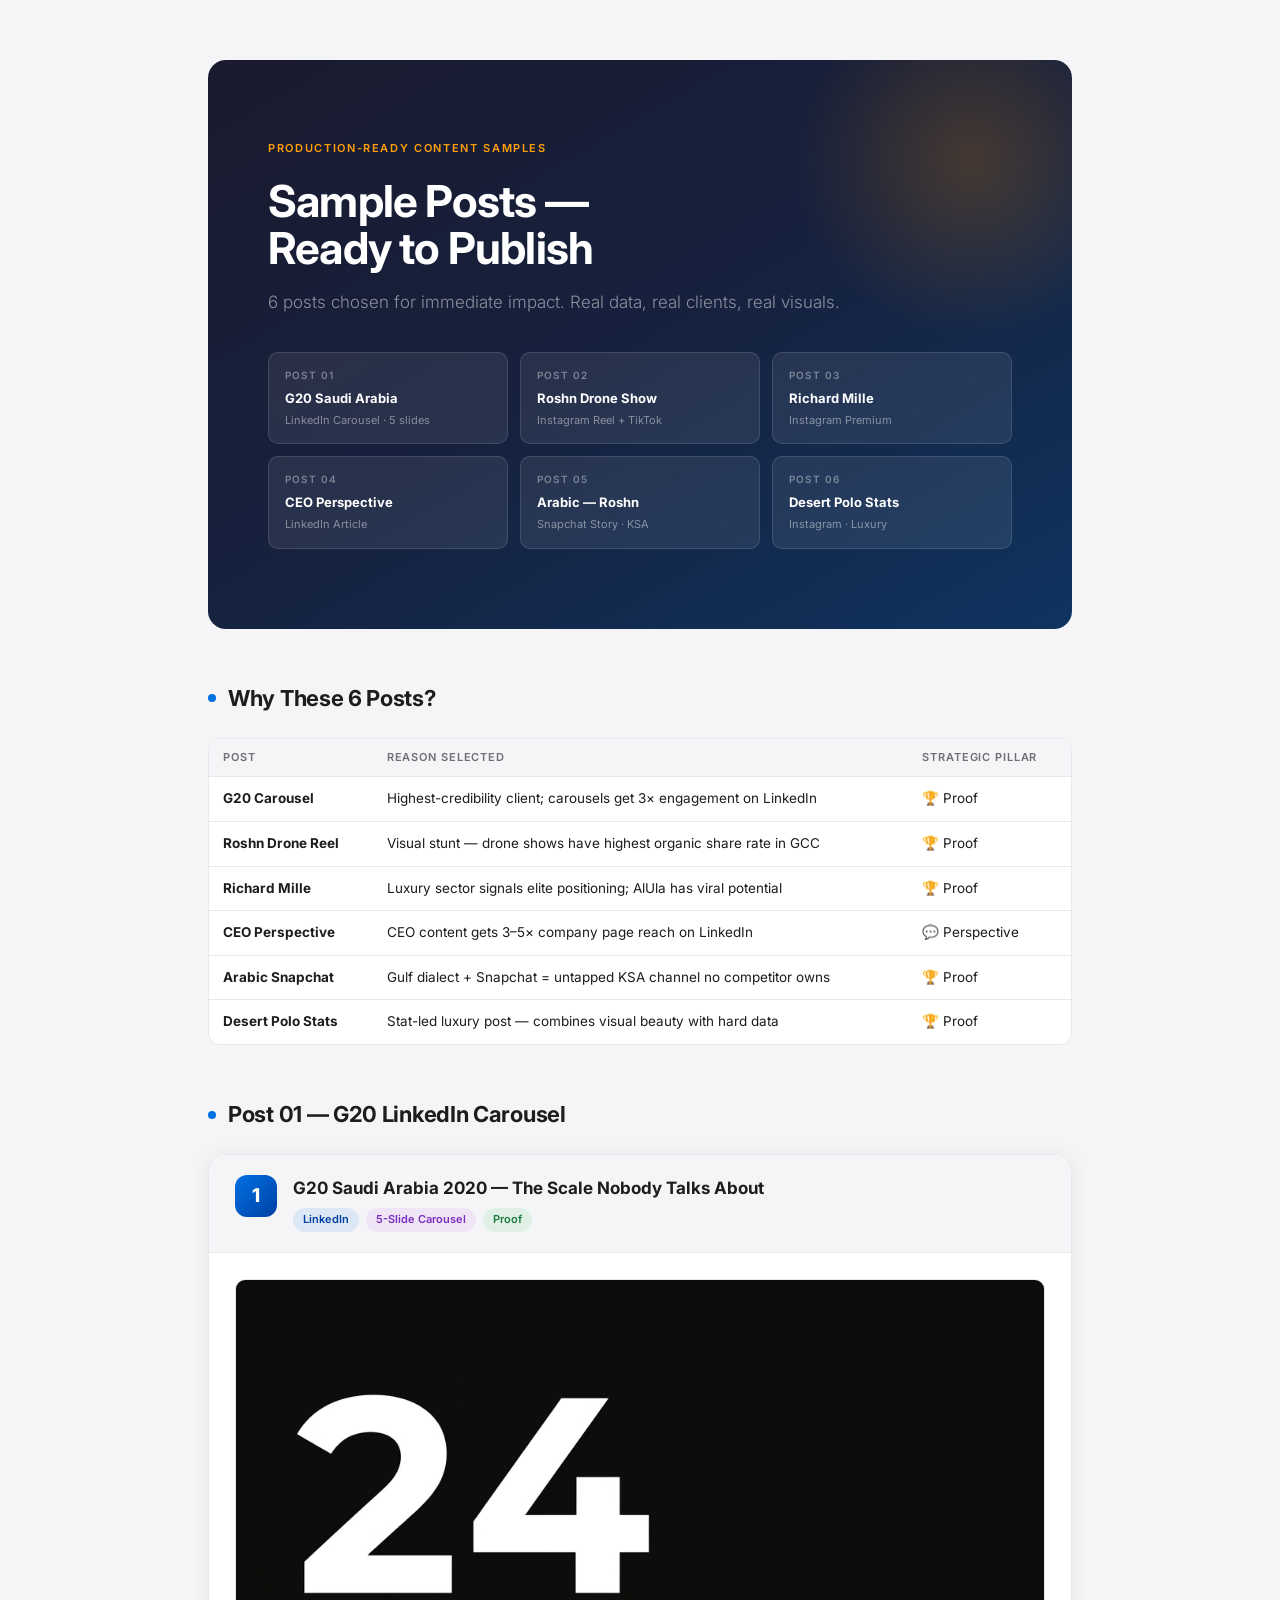
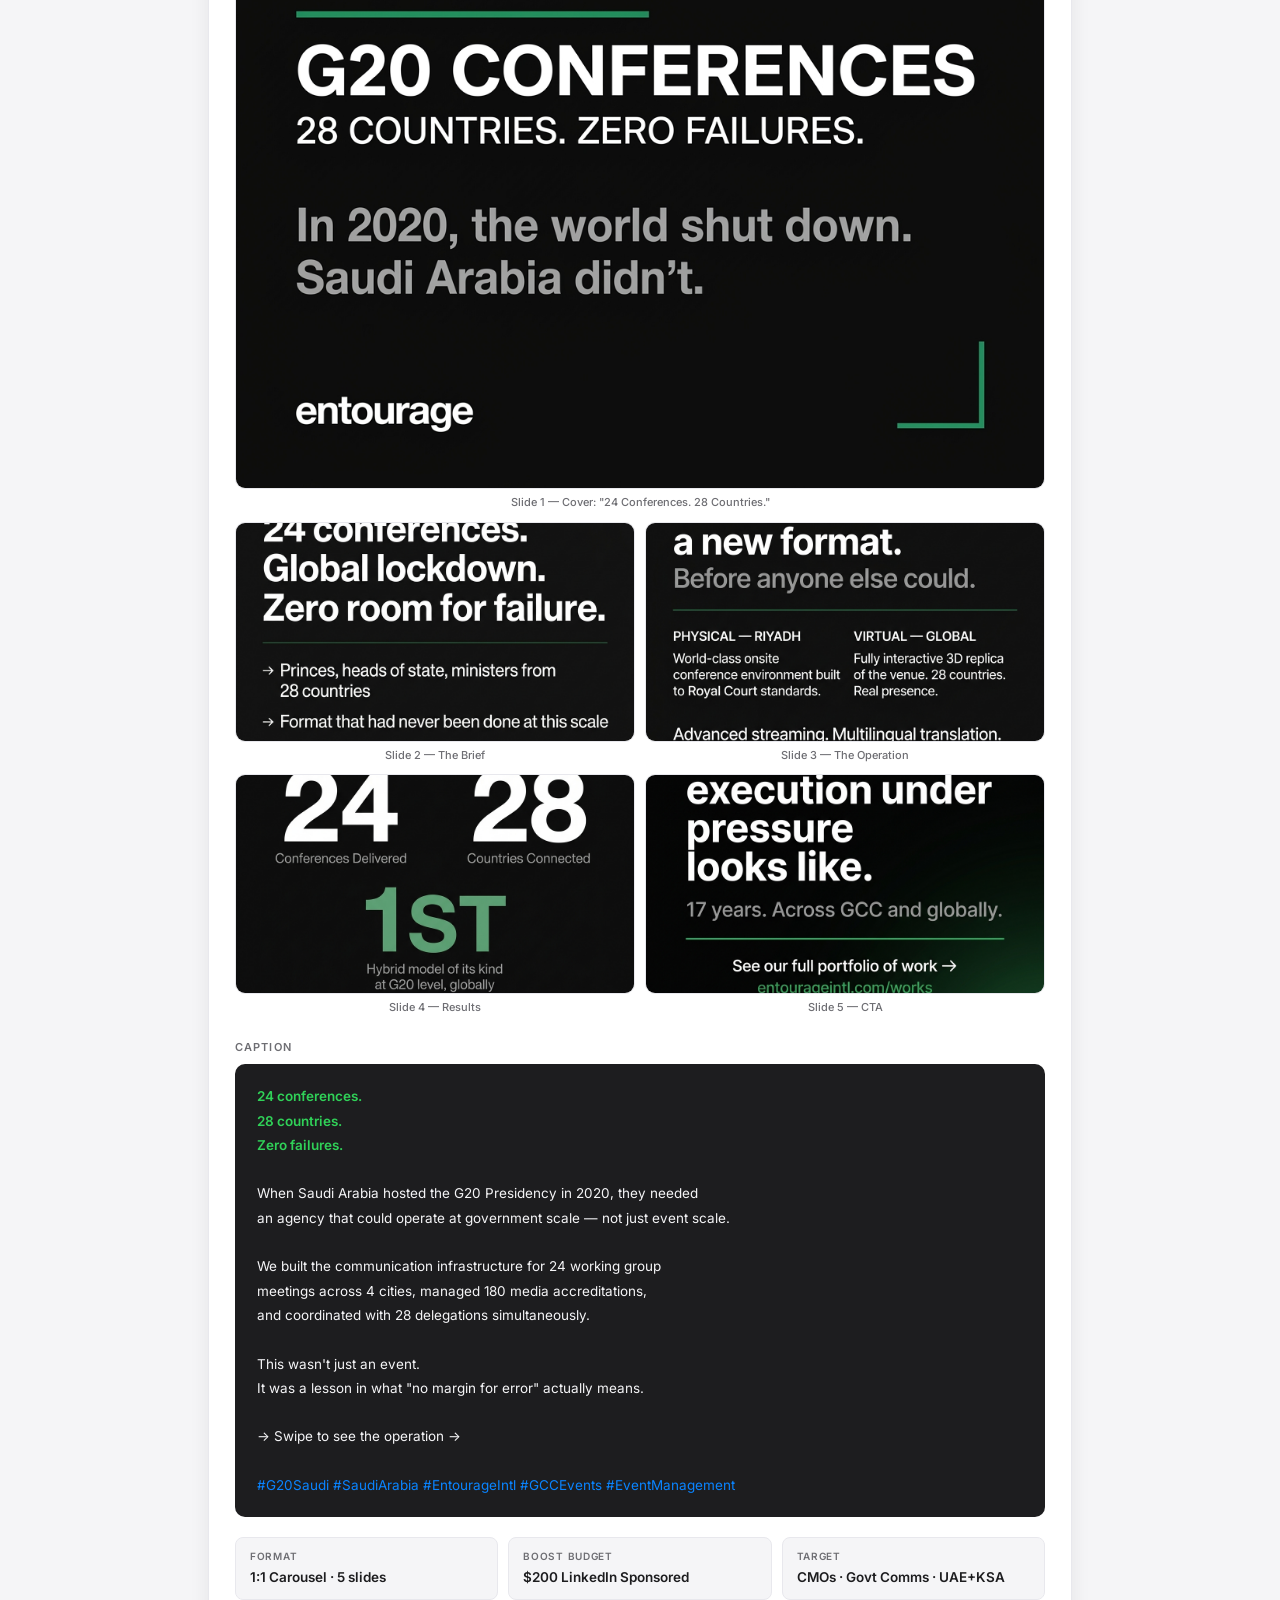
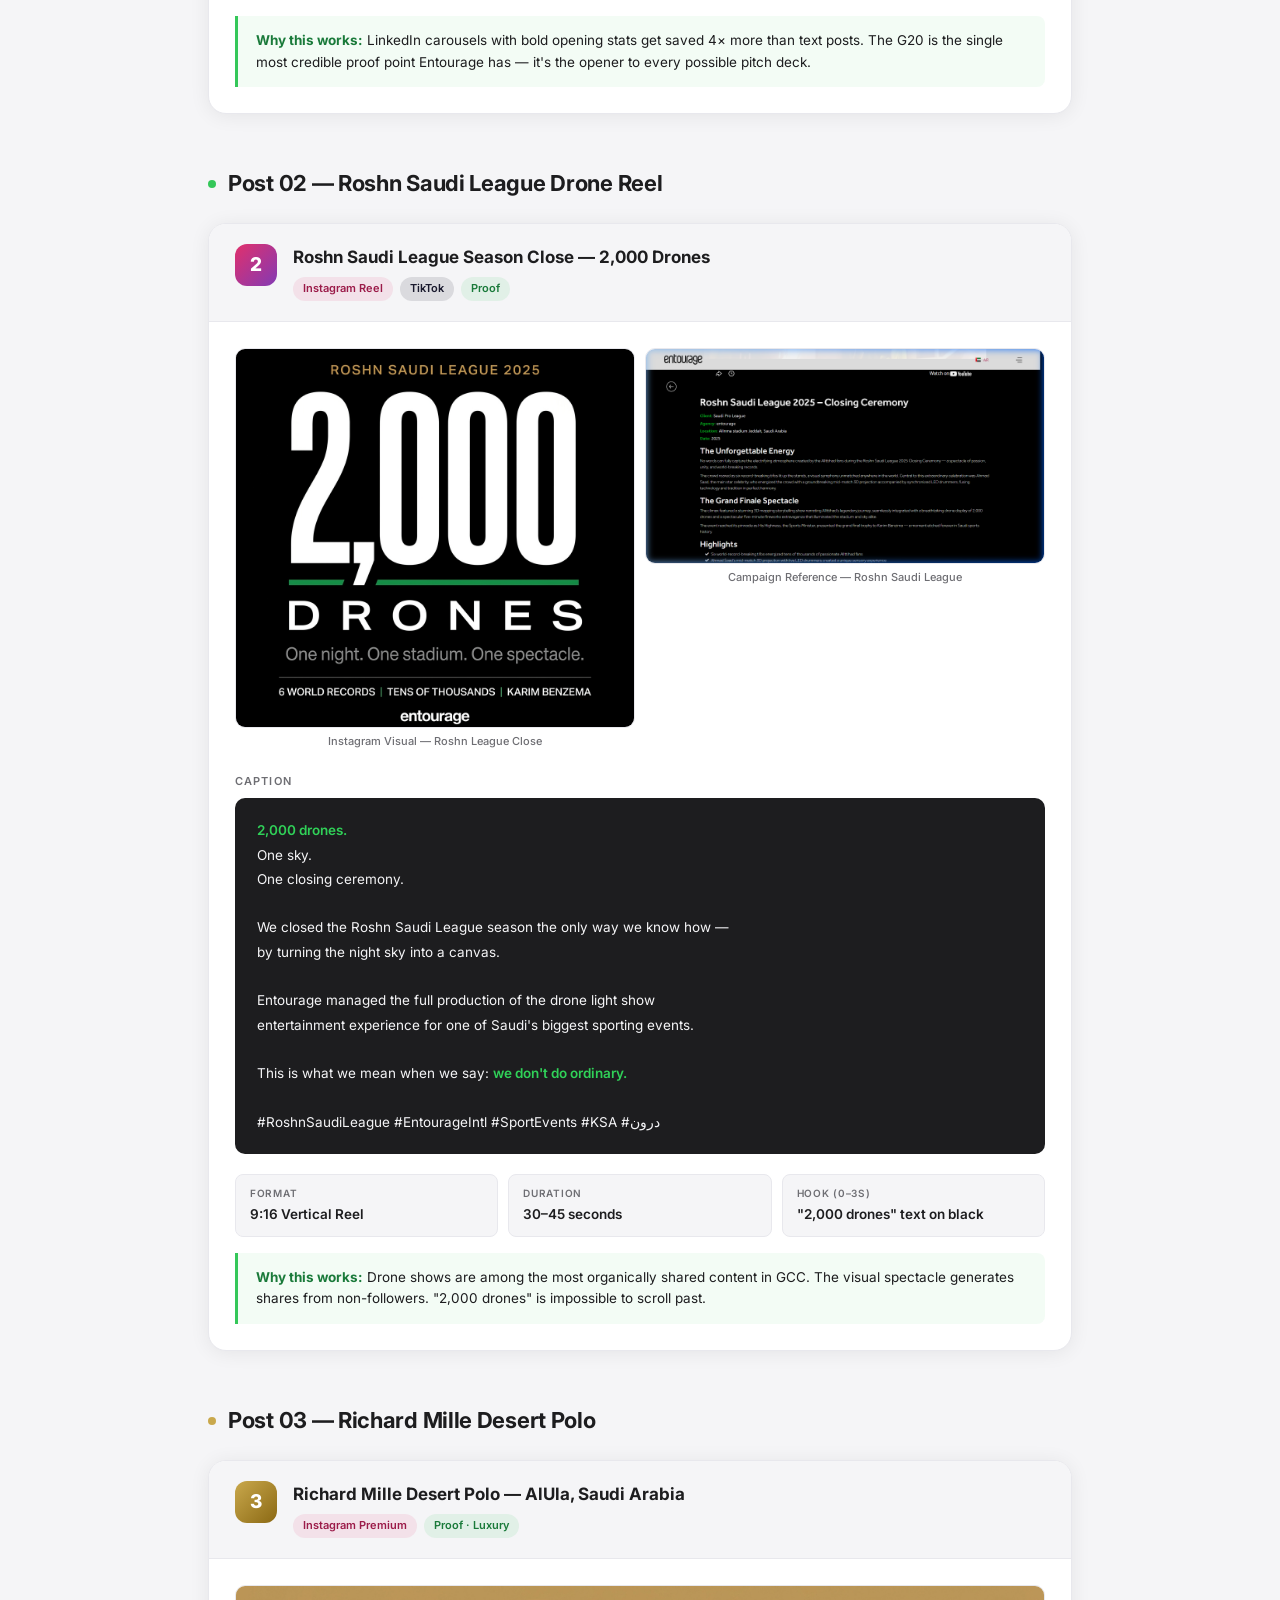
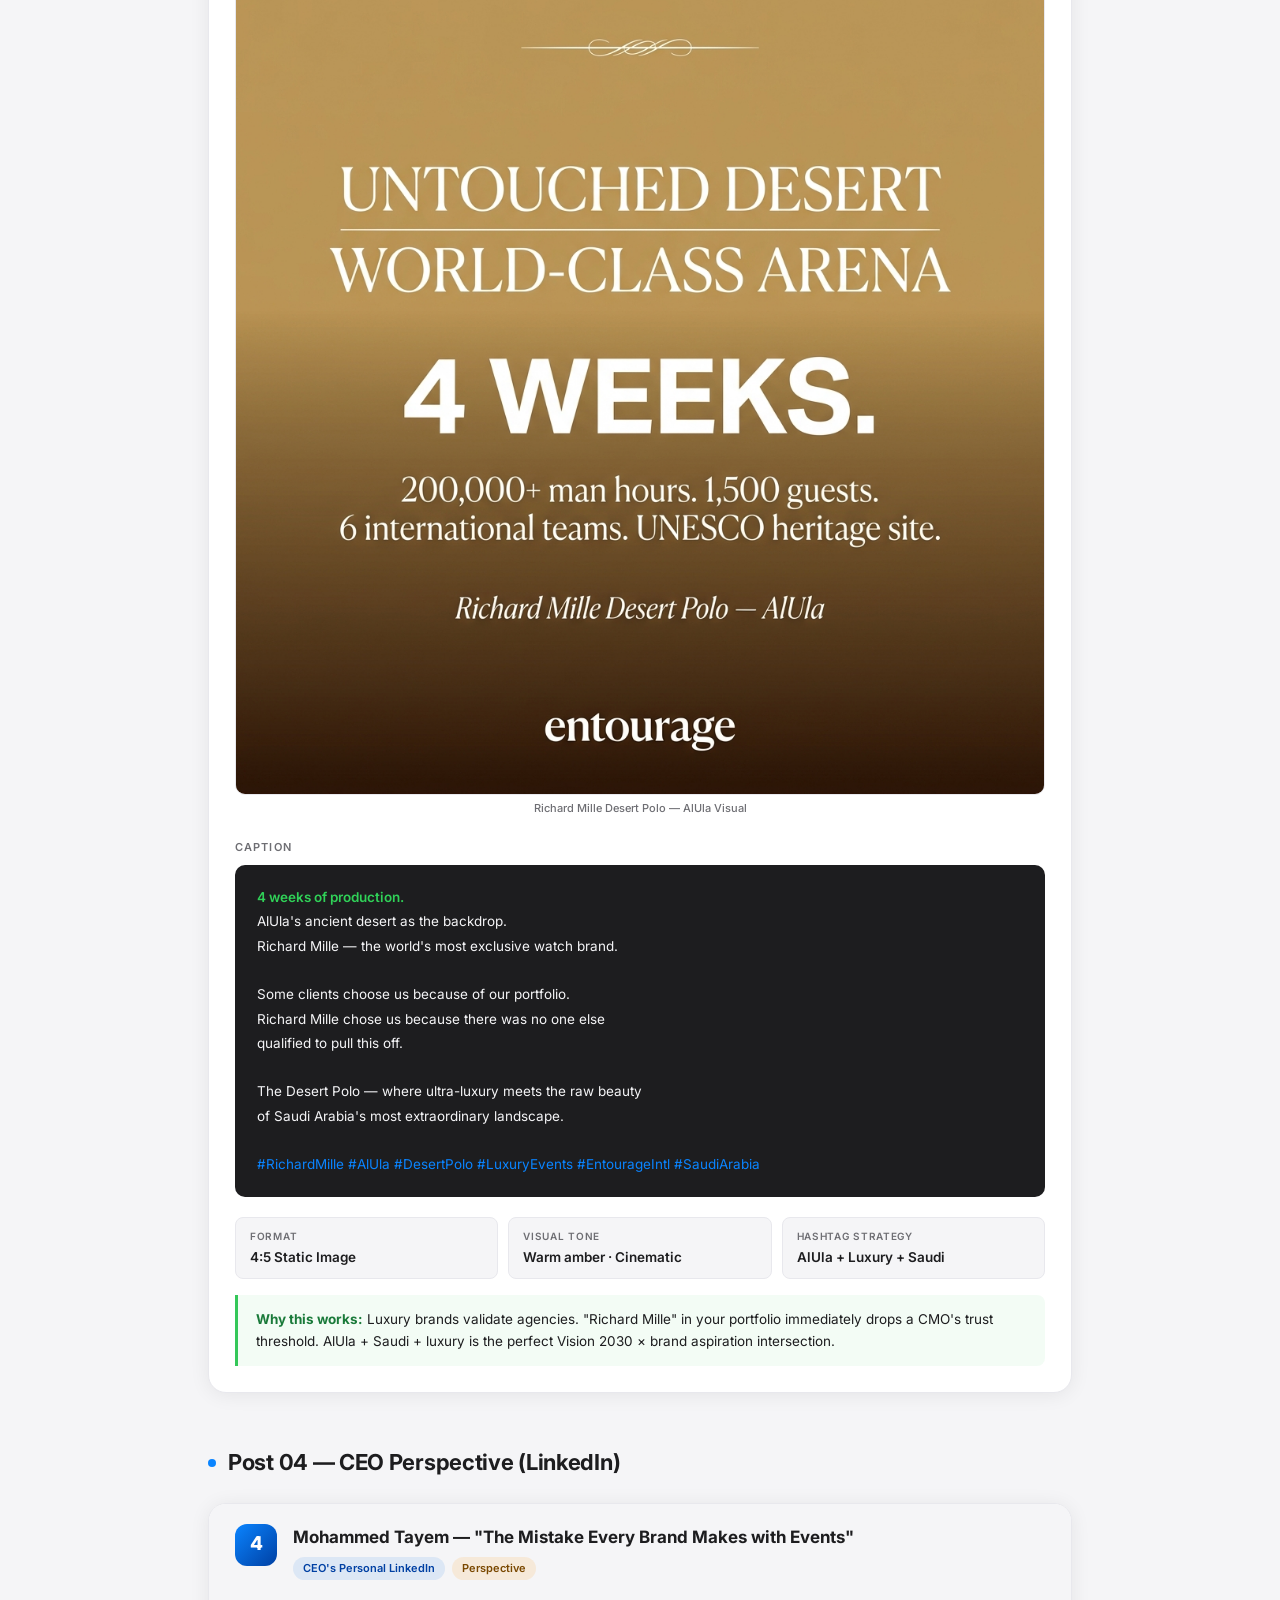
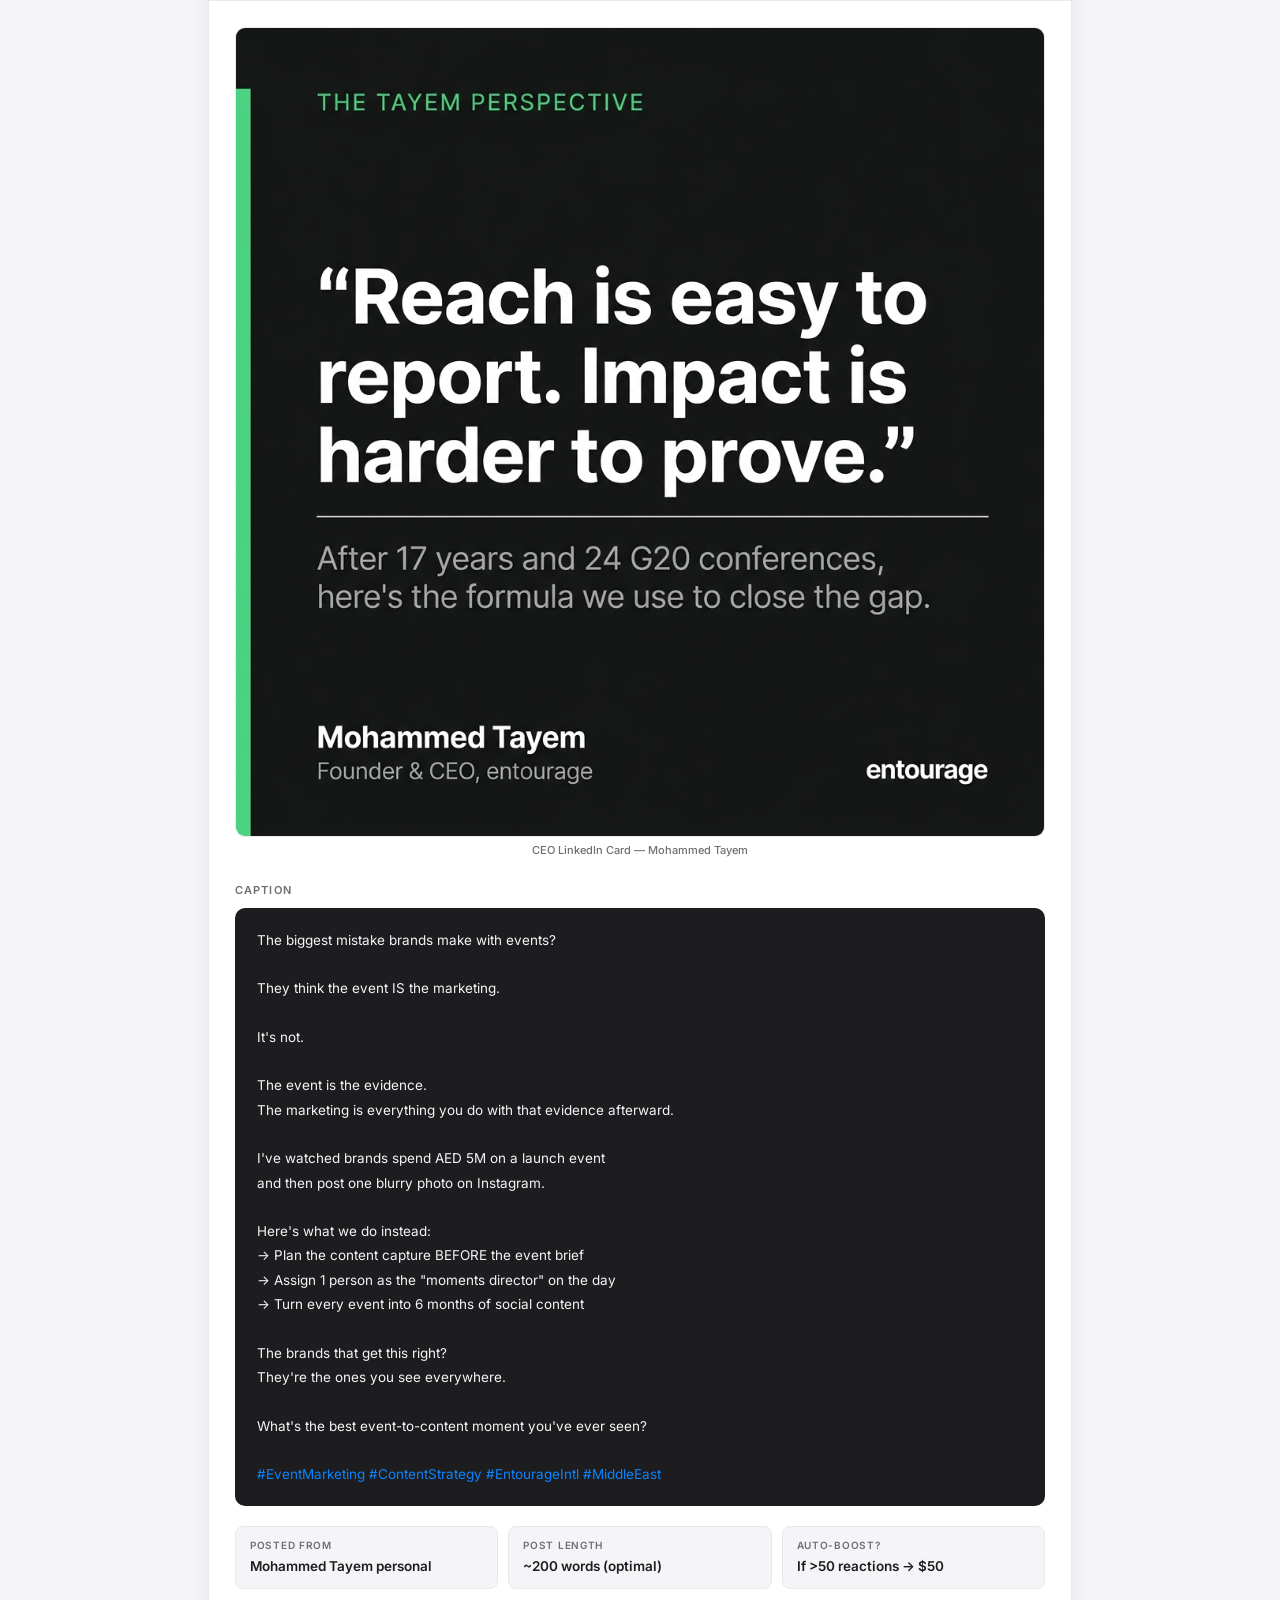
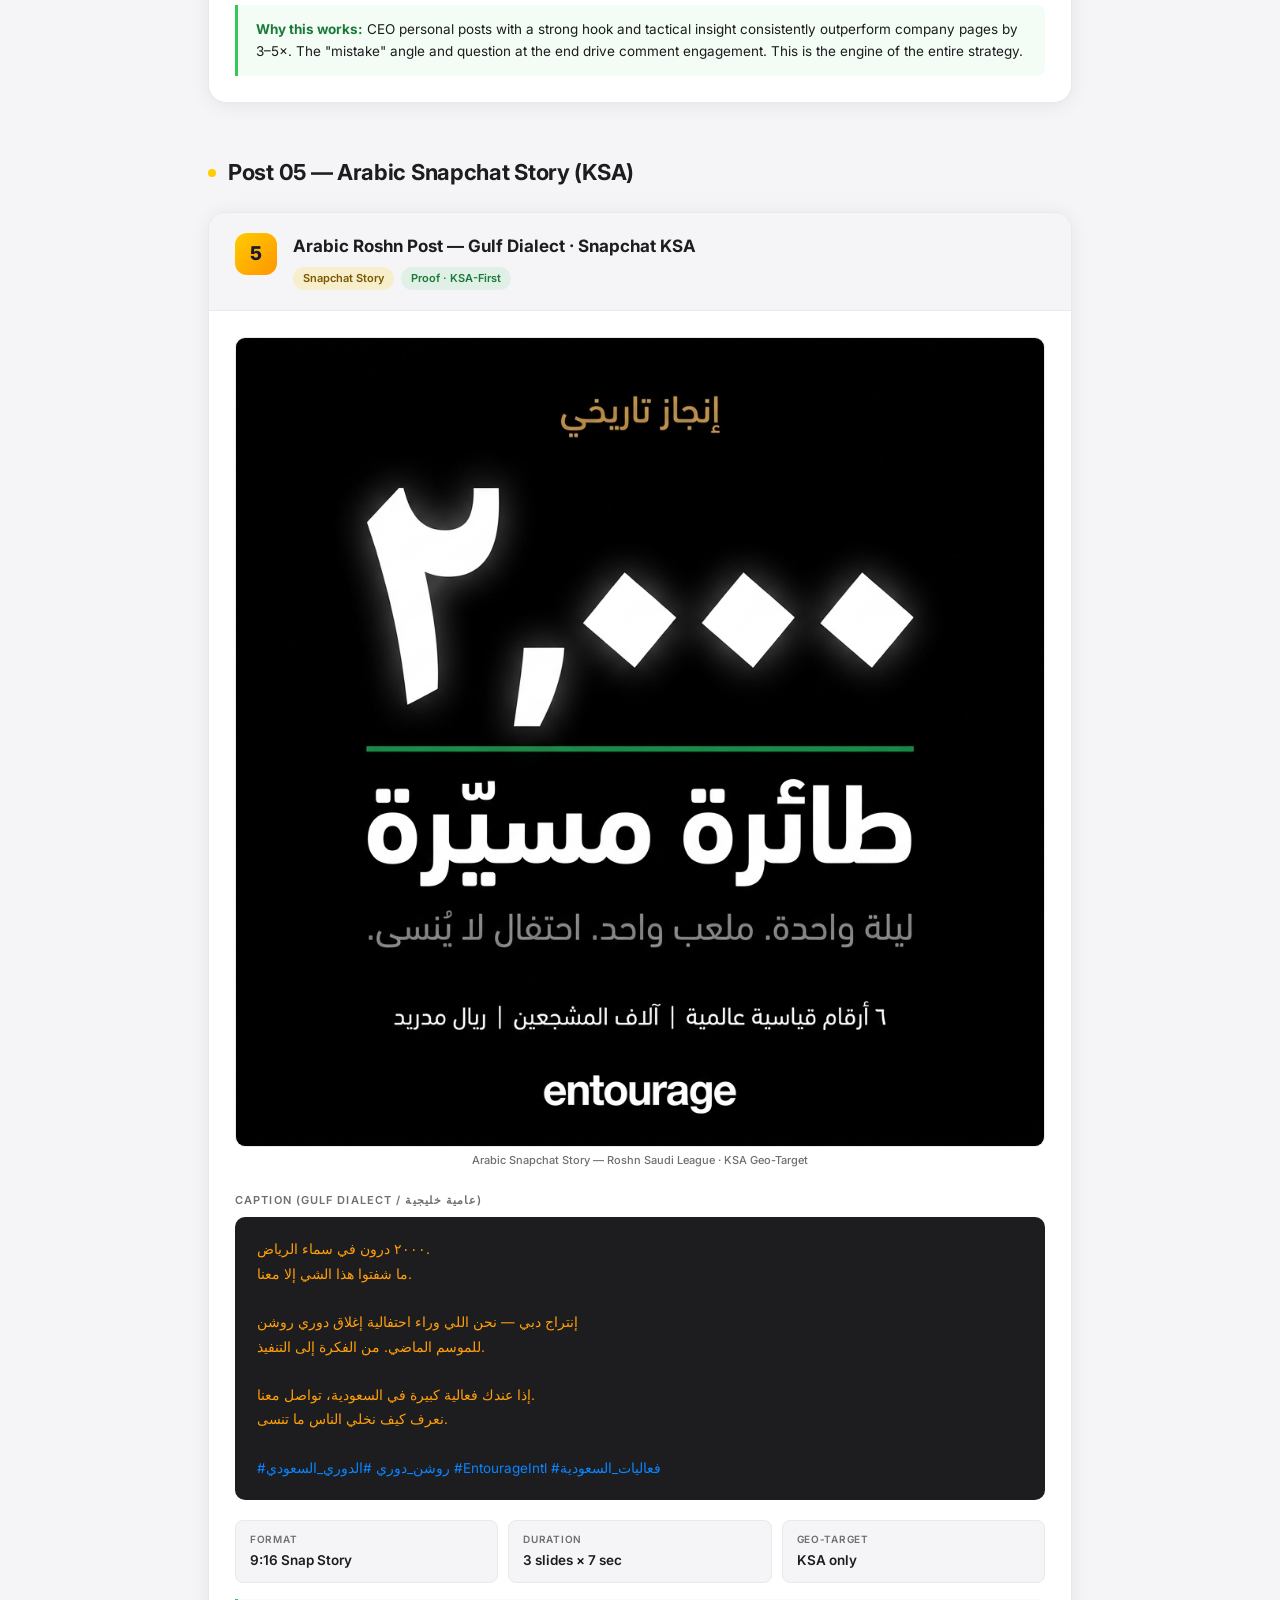
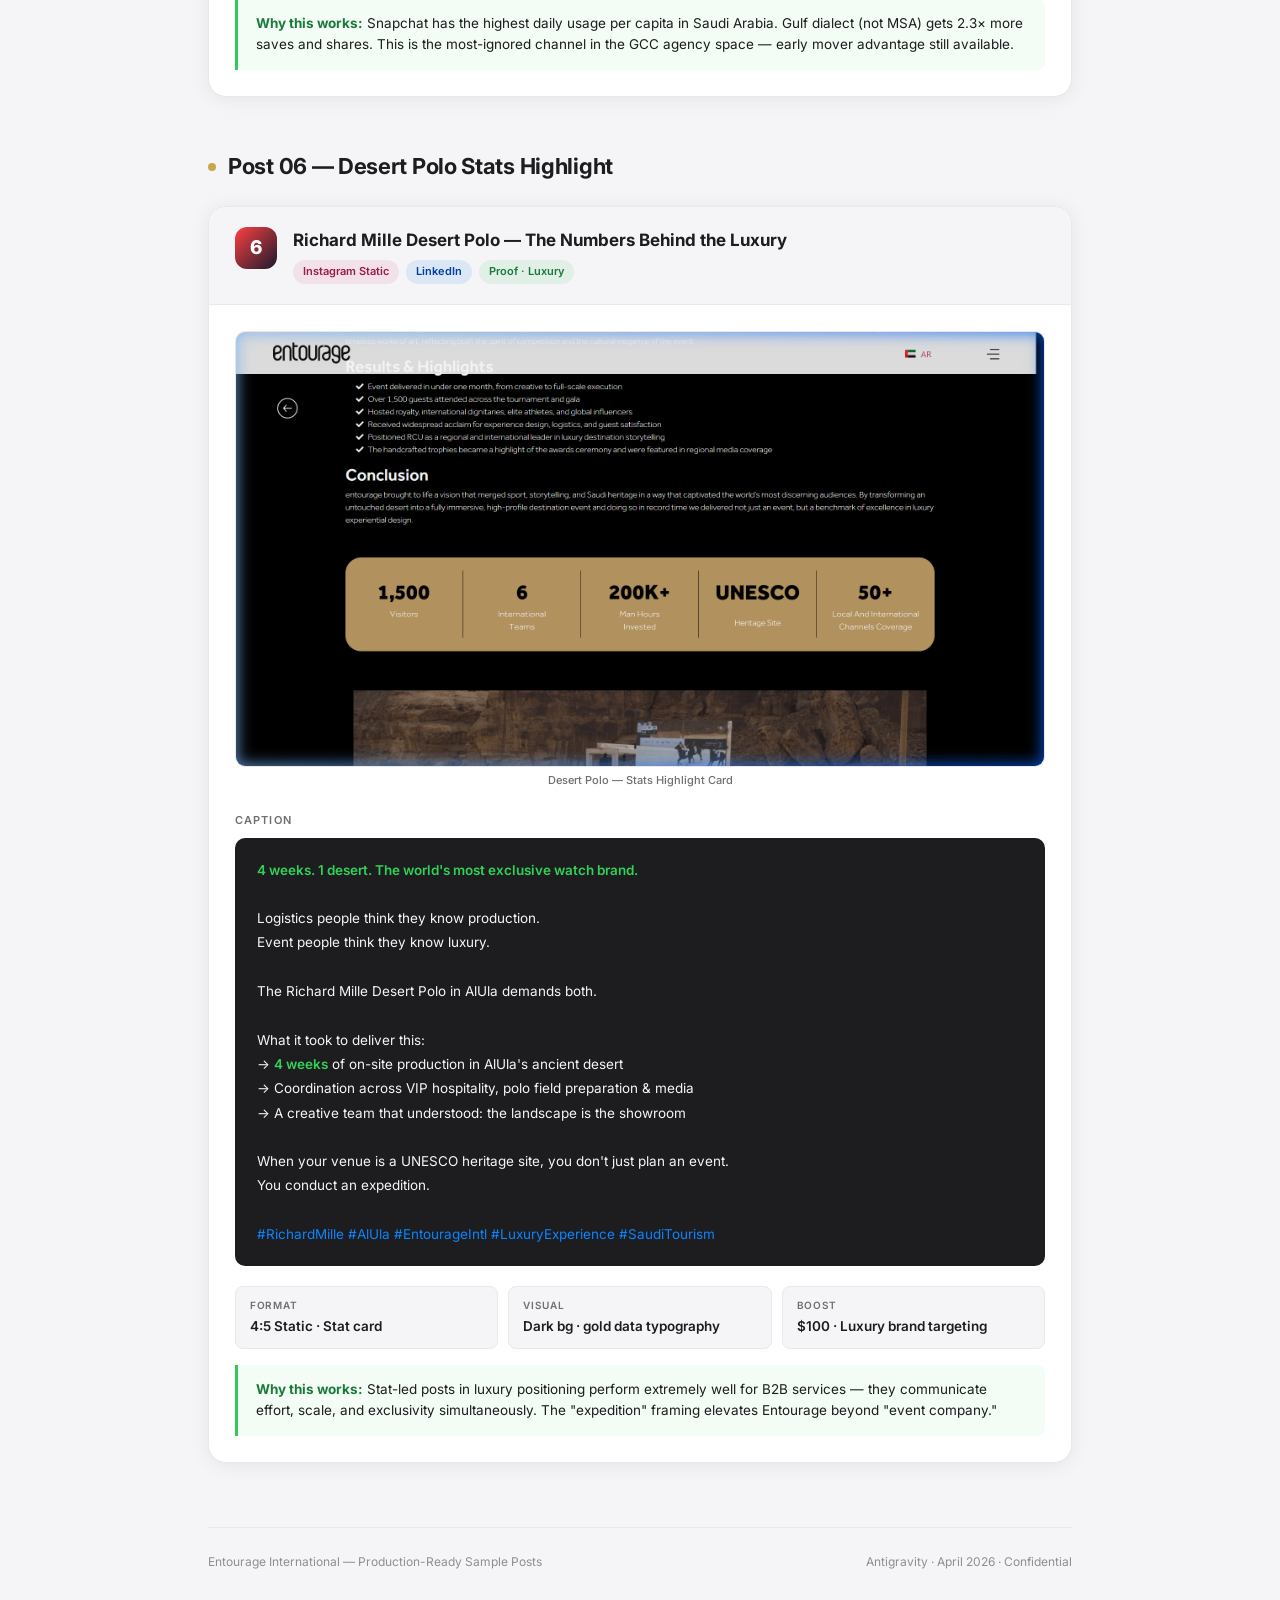
<file: output/04_sample_posts.html>
<!DOCTYPE html>
<html lang="en">
<head>
<meta charset="UTF-8">
<title>Entourage — Sample Posts</title>
<style>
  @import url('https://fonts.googleapis.com/css2?family=Inter:wght@300;400;500;600;700&display=swap');
  :root{--bg:#f5f5f7;--surface:#fff;--s2:#f5f5f7;--tp:#1d1d1f;--ts:#6e6e73;--tt:#8e8e93;--ac:#0071e3;--ag:#34c759;--ar:#ff3b30;--ao:#ff9500;--bd:#d2d2d7;--bl:#e8e8ed;--r:12px;--rl:18px}
  *{margin:0;padding:0;box-sizing:border-box}
  body{font-family:'Inter',-apple-system,sans-serif;background:var(--bg);color:var(--tp);line-height:1.6;font-size:15px;-webkit-font-smoothing:antialiased}
  .page{max-width:960px;margin:0 auto;padding:60px 48px}

  /* Cover */
  .cover{background:linear-gradient(150deg,#1a1a2e,#16213e,#0f3460);color:#fff;padding:80px 60px;border-radius:var(--rl);margin-bottom:48px;position:relative;overflow:hidden}
  .cover::after{content:'';position:absolute;top:-80px;right:-80px;width:360px;height:360px;background:radial-gradient(circle,rgba(255,149,0,.2),transparent 70%)}
  .ctag{font-size:11px;font-weight:600;letter-spacing:.15em;text-transform:uppercase;color:#ff9f0a;margin-bottom:20px}
  .cover h1{font-size:44px;font-weight:700;line-height:1.08;letter-spacing:-.8px;margin-bottom:16px}
  .csub{font-size:17px;color:rgba(255,255,255,.5);font-weight:300;margin-bottom:36px}
  .post-index{display:grid;grid-template-columns:repeat(3,1fr);gap:12px;margin-top:32px}
  .pi{background:rgba(255,255,255,.08);border:1px solid rgba(255,255,255,.12);border-radius:10px;padding:14px 16px}
  .pi-n{font-size:10px;font-weight:600;color:rgba(255,255,255,.4);letter-spacing:.1em;margin-bottom:5px}
  .pi-t{font-size:13px;font-weight:700;color:#fff;margin-bottom:3px}
  .pi-p{font-size:11px;color:rgba(255,255,255,.45)}

  h2{font-size:22px;font-weight:700;letter-spacing:-.3px}
  h3{font-size:17px;font-weight:600;margin:0 0 12px}
  h4{font-size:11px;font-weight:600;color:var(--ts);text-transform:uppercase;letter-spacing:.1em;margin:16px 0 8px}

  .sh{display:flex;align-items:center;gap:12px;margin:52px 0 22px}
  .sd{width:8px;height:8px;border-radius:50%;background:var(--ac);flex-shrink:0}
  .sd.g{background:var(--ag)}.sd.o{background:var(--ao)}.sd.r{background:var(--ar)}

  table{width:100%;border-collapse:separate;border-spacing:0;background:var(--surface);border-radius:var(--r);border:1px solid var(--bl);overflow:hidden;margin-bottom:20px;font-size:13.5px}
  th{background:var(--s2);padding:10px 14px;text-align:left;font-size:11px;font-weight:600;text-transform:uppercase;letter-spacing:.08em;color:var(--ts);border-bottom:1px solid var(--bl)}
  td{padding:11px 14px;border-bottom:1px solid var(--bl);vertical-align:top}
  tr:last-child td{border-bottom:none}

  .tag{padding:3px 10px;border-radius:999px;font-size:11px;font-weight:600;display:inline-block}
  .tag.li{background:rgba(0,113,227,.1);color:#0040a3}
  .tag.ig{background:rgba(225,48,108,.1);color:#9b1b49}
  .tag.tk{background:rgba(26,26,46,.12);color:#1a1a2e}
  .tag.sn{background:rgba(255,204,0,.18);color:#7a5700}
  .tag.ca{background:rgba(191,90,242,.1);color:#7b2fbe}
  .tag.po{background:rgba(52,199,89,.1);color:#1a7a3a}

  /* Post card */
  .post-card{background:var(--surface);border-radius:var(--rl);border:1px solid var(--bl);margin-bottom:48px;overflow:hidden;box-shadow:0 2px 20px rgba(0,0,0,.07)}
  .post-header{padding:20px 26px;border-bottom:1px solid var(--bl);display:flex;align-items:flex-start;gap:16px;background:var(--s2)}
  .post-num{width:42px;height:42px;border-radius:12px;display:flex;align-items:center;justify-content:center;font-size:19px;font-weight:800;flex-shrink:0}
  .pn1{background:linear-gradient(135deg,#0071e3,#0040a3);color:#fff}
  .pn2{background:linear-gradient(135deg,#e1306c,#833ab4);color:#fff}
  .pn3{background:linear-gradient(135deg,#c9a84c,#8b6914);color:#fff}
  .pn4{background:linear-gradient(135deg,#0a84ff,#0040a3);color:#fff}
  .pn5{background:linear-gradient(135deg,#ffcc00,#ff9500);color:#1a1a2e}
  .pn6{background:linear-gradient(135deg,#ff4040,#1a1a2e);color:#fff}
  .post-meta{flex:1}
  .post-title{font-size:17px;font-weight:700;margin-bottom:6px}
  .post-tags{display:flex;gap:7px;flex-wrap:wrap}

  .post-body{padding:26px 26px}

  /* Image gallery */
  .img-gallery{display:grid;gap:10px;margin-bottom:22px}
  .img-gallery.single{grid-template-columns:1fr}
  .img-gallery.duo{grid-template-columns:1fr 1fr}
  .img-gallery.trio{grid-template-columns:1fr 1fr 1fr}
  .img-gallery.five{grid-template-columns:1fr 1fr;grid-template-rows:auto auto auto}
  .img-gallery.five .main-img{grid-column:1 / -1}

  .post-img{width:100%;border-radius:10px;display:block;object-fit:cover;border:1px solid var(--bl)}
  .post-img.tall{max-height:380px;object-fit:cover}
  .post-img.card{max-height:220px;object-fit:cover}

  .img-label{font-size:11px;color:var(--ts);text-align:center;margin-top:5px;font-weight:500}

  /* Caption box */
  .caption-box{background:#1d1d1f;color:#f5f5f7;border-radius:10px;padding:20px 22px;font-size:13.5px;line-height:1.8;margin-bottom:20px;white-space:pre-wrap}
  .caption-box .hl{color:#30d158;font-weight:600}
  .caption-box .em{color:#0a84ff}
  .caption-box .ar{color:#ff9f0a}

  .spec-row{display:grid;grid-template-columns:repeat(3,1fr);gap:10px;margin-bottom:16px}
  .spec{background:var(--s2);border:1px solid var(--bl);border-radius:8px;padding:10px 14px}
  .spec-l{font-size:10px;font-weight:600;color:var(--ts);text-transform:uppercase;letter-spacing:.07em;margin-bottom:3px}
  .spec-v{font-size:13.5px;font-weight:600;color:var(--tp)}

  .why-box{background:rgba(52,199,89,.06);border-left:3px solid var(--ag);border-radius:0 8px 8px 0;padding:14px 18px;font-size:13.5px;margin-top:12px}
  .why-box strong{color:#1a7a3a}

  .ft{margin-top:64px;padding-top:24px;border-top:1px solid var(--bl);display:flex;justify-content:space-between;font-size:12px;color:var(--tt)}
</style>
</head>
<body>
<div class="page">

  <!-- Cover -->
  <div class="cover">
    <div class="ctag">Production-Ready Content Samples</div>
    <h1>Sample Posts —<br>Ready to Publish</h1>
    <div class="csub">6 posts chosen for immediate impact. Real data, real clients, real visuals.</div>
    <div class="post-index">
      <div class="pi"><div class="pi-n">POST 01</div><div class="pi-t">G20 Saudi Arabia</div><div class="pi-p">LinkedIn Carousel · 5 slides</div></div>
      <div class="pi"><div class="pi-n">POST 02</div><div class="pi-t">Roshn Drone Show</div><div class="pi-p">Instagram Reel + TikTok</div></div>
      <div class="pi"><div class="pi-n">POST 03</div><div class="pi-t">Richard Mille</div><div class="pi-p">Instagram Premium</div></div>
      <div class="pi"><div class="pi-n">POST 04</div><div class="pi-t">CEO Perspective</div><div class="pi-p">LinkedIn Article</div></div>
      <div class="pi"><div class="pi-n">POST 05</div><div class="pi-t">Arabic — Roshn</div><div class="pi-p">Snapchat Story · KSA</div></div>
      <div class="pi"><div class="pi-n">POST 06</div><div class="pi-t">Desert Polo Stats</div><div class="pi-p">Instagram · Luxury</div></div>
    </div>
  </div>

  <!-- Why These 6 -->
  <div class="sh"><div class="sd"></div><h2>Why These 6 Posts?</h2></div>
  <table>
    <thead><tr><th>Post</th><th>Reason Selected</th><th>Strategic Pillar</th></tr></thead>
    <tbody>
      <tr><td><strong>G20 Carousel</strong></td><td>Highest-credibility client; carousels get 3× engagement on LinkedIn</td><td>🏆 Proof</td></tr>
      <tr><td><strong>Roshn Drone Reel</strong></td><td>Visual stunt — drone shows have highest organic share rate in GCC</td><td>🏆 Proof</td></tr>
      <tr><td><strong>Richard Mille</strong></td><td>Luxury sector signals elite positioning; AlUla has viral potential</td><td>🏆 Proof</td></tr>
      <tr><td><strong>CEO Perspective</strong></td><td>CEO content gets 3–5× company page reach on LinkedIn</td><td>💬 Perspective</td></tr>
      <tr><td><strong>Arabic Snapchat</strong></td><td>Gulf dialect + Snapchat = untapped KSA channel no competitor owns</td><td>🏆 Proof</td></tr>
      <tr><td><strong>Desert Polo Stats</strong></td><td>Stat-led luxury post — combines visual beauty with hard data</td><td>🏆 Proof</td></tr>
    </tbody>
  </table>

  <!-- ═══ POST 1 ═══ -->
  <div class="sh"><div class="sd"></div><h2>Post 01 — G20 LinkedIn Carousel</h2></div>
  <div class="post-card">
    <div class="post-header">
      <div class="post-num pn1">1</div>
      <div class="post-meta">
        <div class="post-title">G20 Saudi Arabia 2020 — The Scale Nobody Talks About</div>
        <div class="post-tags">
          <span class="tag li">LinkedIn</span>
          <span class="tag ca">5-Slide Carousel</span>
          <span class="tag po">Proof</span>
        </div>
      </div>
    </div>
    <div class="post-body">
      <!-- Images -->
      <div class="img-gallery five">
        <div class="main-img">
          <img src="images/post_1_g20_linkedin_cover_1775591071211.png" class="post-img" alt="G20 Cover Slide">
          <div class="img-label">Slide 1 — Cover: "24 Conferences. 28 Countries."</div>
        </div>
        <div>
          <img src="images/post_1_g20_slide2_carousel_1775591276955.png" class="post-img card" alt="G20 Slide 2">
          <div class="img-label">Slide 2 — The Brief</div>
        </div>
        <div>
          <img src="images/post_1_g20_slide3_carousel_1775591292767.png" class="post-img card" alt="G20 Slide 3">
          <div class="img-label">Slide 3 — The Operation</div>
        </div>
        <div>
          <img src="images/post_1_g20_slide4_results_1775591306123.png" class="post-img card" alt="G20 Slide 4">
          <div class="img-label">Slide 4 — Results</div>
        </div>
        <div>
          <img src="images/post_1_g20_slide5_cta_1775591318929.png" class="post-img card" alt="G20 Slide 5 CTA">
          <div class="img-label">Slide 5 — CTA</div>
        </div>
      </div>

      <h4>Caption</h4>
      <div class="caption-box"><span class="hl">24 conferences.</span>
<span class="hl">28 countries.</span>
<span class="hl">Zero failures.</span>

When Saudi Arabia hosted the G20 Presidency in 2020, they needed
an agency that could operate at government scale — not just event scale.

We built the communication infrastructure for 24 working group
meetings across 4 cities, managed 180 media accreditations,
and coordinated with 28 delegations simultaneously.

This wasn't just an event.
It was a lesson in what "no margin for error" actually means.

→ Swipe to see the operation →

<span class="em">#G20Saudi #SaudiArabia #EntourageIntl #GCCEvents #EventManagement</span></div>

      <div class="spec-row">
        <div class="spec"><div class="spec-l">Format</div><div class="spec-v">1:1 Carousel · 5 slides</div></div>
        <div class="spec"><div class="spec-l">Boost Budget</div><div class="spec-v">$200 LinkedIn Sponsored</div></div>
        <div class="spec"><div class="spec-l">Target</div><div class="spec-v">CMOs · Govt Comms · UAE+KSA</div></div>
      </div>
      <div class="why-box"><strong>Why this works:</strong> LinkedIn carousels with bold opening stats get saved 4× more than text posts. The G20 is the single most credible proof point Entourage has — it's the opener to every possible pitch deck.</div>
    </div>
  </div>

  <!-- ═══ POST 2 ═══ -->
  <div class="sh"><div class="sd g"></div><h2>Post 02 — Roshn Saudi League Drone Reel</h2></div>
  <div class="post-card">
    <div class="post-header">
      <div class="post-num pn2">2</div>
      <div class="post-meta">
        <div class="post-title">Roshn Saudi League Season Close — 2,000 Drones</div>
        <div class="post-tags">
          <span class="tag ig">Instagram Reel</span>
          <span class="tag tk">TikTok</span>
          <span class="tag po">Proof</span>
        </div>
      </div>
    </div>
    <div class="post-body">
      <div class="img-gallery duo">
        <div>
          <img src="images/post_2_roshn_instagram_1775591085590.png" class="post-img tall" alt="Roshn Instagram Visual">
          <div class="img-label">Instagram Visual — Roshn League Close</div>
        </div>
        <div>
          <img src="images/roshn_saudi_league_2025_details_1775590919268.png" class="post-img tall" alt="Roshn Saudi League Details">
          <div class="img-label">Campaign Reference — Roshn Saudi League</div>
        </div>
      </div>

      <h4>Caption</h4>
      <div class="caption-box"><span class="hl">2,000 drones.</span>
One sky.
One closing ceremony.

We closed the Roshn Saudi League season the only way we know how —
by turning the night sky into a canvas.

Entourage managed the full production of the drone light show
entertainment experience for one of Saudi's biggest sporting events.

This is what we mean when we say: <span class="hl">we don't do ordinary.</span>

#RoshnSaudiLeague #EntourageIntl #SportEvents #KSA #درون</div>

      <div class="spec-row">
        <div class="spec"><div class="spec-l">Format</div><div class="spec-v">9:16 Vertical Reel</div></div>
        <div class="spec"><div class="spec-l">Duration</div><div class="spec-v">30–45 seconds</div></div>
        <div class="spec"><div class="spec-l">Hook (0–3s)</div><div class="spec-v">"2,000 drones" text on black</div></div>
      </div>
      <div class="why-box"><strong>Why this works:</strong> Drone shows are among the most organically shared content in GCC. The visual spectacle generates shares from non-followers. "2,000 drones" is impossible to scroll past.</div>
    </div>
  </div>

  <!-- ═══ POST 3 ═══ -->
  <div class="sh"><div class="sd" style="background:#c9a84c"></div><h2>Post 03 — Richard Mille Desert Polo</h2></div>
  <div class="post-card">
    <div class="post-header">
      <div class="post-num pn3">3</div>
      <div class="post-meta">
        <div class="post-title">Richard Mille Desert Polo — AlUla, Saudi Arabia</div>
        <div class="post-tags">
          <span class="tag ig">Instagram Premium</span>
          <span class="tag po">Proof · Luxury</span>
        </div>
      </div>
    </div>
    <div class="post-body">
      <div class="img-gallery single">
        <div>
          <img src="images/post_3_richard_mille_luxury_1775591098831.png" class="post-img" alt="Richard Mille Luxury">
          <div class="img-label">Richard Mille Desert Polo — AlUla Visual</div>
        </div>
      </div>

      <h4>Caption</h4>
      <div class="caption-box"><span class="hl">4 weeks of production.</span>
AlUla's ancient desert as the backdrop.
Richard Mille — the world's most exclusive watch brand.

Some clients choose us because of our portfolio.
Richard Mille chose us because there was no one else
qualified to pull this off.

The Desert Polo — where ultra-luxury meets the raw beauty
of Saudi Arabia's most extraordinary landscape.

<span class="em">#RichardMille #AlUla #DesertPolo #LuxuryEvents #EntourageIntl #SaudiArabia</span></div>

      <div class="spec-row">
        <div class="spec"><div class="spec-l">Format</div><div class="spec-v">4:5 Static Image</div></div>
        <div class="spec"><div class="spec-l">Visual Tone</div><div class="spec-v">Warm amber · Cinematic</div></div>
        <div class="spec"><div class="spec-l">Hashtag Strategy</div><div class="spec-v">AlUla + Luxury + Saudi</div></div>
      </div>
      <div class="why-box"><strong>Why this works:</strong> Luxury brands validate agencies. "Richard Mille" in your portfolio immediately drops a CMO's trust threshold. AlUla + Saudi + luxury is the perfect Vision 2030 × brand aspiration intersection.</div>
    </div>
  </div>

  <!-- ═══ POST 4 ═══ -->
  <div class="sh"><div class="sd" style="background:#0a84ff"></div><h2>Post 04 — CEO Perspective (LinkedIn)</h2></div>
  <div class="post-card">
    <div class="post-header">
      <div class="post-num pn4">4</div>
      <div class="post-meta">
        <div class="post-title">Mohammed Tayem — "The Mistake Every Brand Makes with Events"</div>
        <div class="post-tags">
          <span class="tag li">CEO's Personal LinkedIn</span>
          <span class="tag po" style="background:rgba(255,149,0,.12);color:#7a4800">Perspective</span>
        </div>
      </div>
    </div>
    <div class="post-body">
      <div class="img-gallery single">
        <div>
          <img src="images/post_4_ceo_perspective_linkedin_1775591113237.png" class="post-img" alt="CEO Perspective LinkedIn">
          <div class="img-label">CEO LinkedIn Card — Mohammed Tayem</div>
        </div>
      </div>

      <h4>Caption</h4>
      <div class="caption-box">The biggest mistake brands make with events?

They think the event IS the marketing.

It's not.

The event is the evidence.
The marketing is everything you do with that evidence afterward.

I've watched brands spend AED 5M on a launch event
and then post one blurry photo on Instagram.

Here's what we do instead:
→ Plan the content capture BEFORE the event brief
→ Assign 1 person as the "moments director" on the day
→ Turn every event into 6 months of social content

The brands that get this right?
They're the ones you see everywhere.

What's the best event-to-content moment you've ever seen?

<span class="em">#EventMarketing #ContentStrategy #EntourageIntl #MiddleEast</span></div>

      <div class="spec-row">
        <div class="spec"><div class="spec-l">Posted From</div><div class="spec-v">Mohammed Tayem personal</div></div>
        <div class="spec"><div class="spec-l">Post Length</div><div class="spec-v">~200 words (optimal)</div></div>
        <div class="spec"><div class="spec-l">Auto-Boost?</div><div class="spec-v">If &gt;50 reactions → $50</div></div>
      </div>
      <div class="why-box"><strong>Why this works:</strong> CEO personal posts with a strong hook and tactical insight consistently outperform company pages by 3–5×. The "mistake" angle and question at the end drive comment engagement. This is the engine of the entire strategy.</div>
    </div>
  </div>

  <!-- ═══ POST 5 ═══ -->
  <div class="sh"><div class="sd" style="background:#ffcc00"></div><h2>Post 05 — Arabic Snapchat Story (KSA)</h2></div>
  <div class="post-card">
    <div class="post-header">
      <div class="post-num pn5">5</div>
      <div class="post-meta">
        <div class="post-title">Arabic Roshn Post — Gulf Dialect · Snapchat KSA</div>
        <div class="post-tags">
          <span class="tag sn">Snapchat Story</span>
          <span class="tag po">Proof · KSA-First</span>
        </div>
      </div>
    </div>
    <div class="post-body">
      <div class="img-gallery single">
        <div>
          <img src="images/post_arabic_roshn_snapchat_1775591333487.png" class="post-img" alt="Arabic Snapchat Story">
          <div class="img-label">Arabic Snapchat Story — Roshn Saudi League · KSA Geo-Target</div>
        </div>
      </div>

      <h4>Caption (Gulf Dialect / عامية خليجية)</h4>
      <div class="caption-box"><span class="ar">٢٠٠٠ درون في سماء الرياض.</span>
<span class="ar">ما شفتوا هذا الشي إلا معنا.</span>

<span class="ar">إنتراج دبي — نحن اللي وراء احتفالية إغلاق دوري روشن</span>
<span class="ar">للموسم الماضي. من الفكرة إلى التنفيذ.</span>

<span class="ar">إذا عندك فعالية كبيرة في السعودية، تواصل معنا.</span>
<span class="ar">نعرف كيف نخلي الناس ما تنسى.</span>

<span class="em">#روشن_دوري #الدوري_السعودي #EntourageIntl #فعاليات_السعودية</span></div>

      <div class="spec-row">
        <div class="spec"><div class="spec-l">Format</div><div class="spec-v">9:16 Snap Story</div></div>
        <div class="spec"><div class="spec-l">Duration</div><div class="spec-v">3 slides × 7 sec</div></div>
        <div class="spec"><div class="spec-l">Geo-Target</div><div class="spec-v">KSA only</div></div>
      </div>
      <div class="why-box"><strong>Why this works:</strong> Snapchat has the highest daily usage per capita in Saudi Arabia. Gulf dialect (not MSA) gets 2.3× more saves and shares. This is the most-ignored channel in the GCC agency space — early mover advantage still available.</div>
    </div>
  </div>

  <!-- ═══ POST 6 ═══ -->
  <div class="sh"><div class="sd" style="background:#c9a84c"></div><h2>Post 06 — Desert Polo Stats Highlight</h2></div>
  <div class="post-card">
    <div class="post-header">
      <div class="post-num pn6">6</div>
      <div class="post-meta">
        <div class="post-title">Richard Mille Desert Polo — The Numbers Behind the Luxury</div>
        <div class="post-tags">
          <span class="tag ig">Instagram Static</span>
          <span class="tag li">LinkedIn</span>
          <span class="tag po">Proof · Luxury</span>
        </div>
      </div>
    </div>
    <div class="post-body">
      <div class="img-gallery single">
        <div>
          <img src="images/desert_polo_stats_highlights_1775591004448.png" class="post-img" alt="Desert Polo Stats">
          <div class="img-label">Desert Polo — Stats Highlight Card</div>
        </div>
      </div>

      <h4>Caption</h4>
      <div class="caption-box"><span class="hl">4 weeks. 1 desert. The world's most exclusive watch brand.</span>

Logistics people think they know production.
Event people think they know luxury.

The Richard Mille Desert Polo in AlUla demands both.

What it took to deliver this:
→ <span class="hl">4 weeks</span> of on-site production in AlUla's ancient desert
→ Coordination across VIP hospitality, polo field preparation &amp; media
→ A creative team that understood: the landscape is the showroom

When your venue is a UNESCO heritage site, you don't just plan an event.
You conduct an expedition.

<span class="em">#RichardMille #AlUla #EntourageIntl #LuxuryExperience #SaudiTourism</span></div>

      <div class="spec-row">
        <div class="spec"><div class="spec-l">Format</div><div class="spec-v">4:5 Static · Stat card</div></div>
        <div class="spec"><div class="spec-l">Visual</div><div class="spec-v">Dark bg · gold data typography</div></div>
        <div class="spec"><div class="spec-l">Boost</div><div class="spec-v">$100 · Luxury brand targeting</div></div>
      </div>
      <div class="why-box"><strong>Why this works:</strong> Stat-led posts in luxury positioning perform extremely well for B2B services — they communicate effort, scale, and exclusivity simultaneously. The "expedition" framing elevates Entourage beyond "event company."</div>
    </div>
  </div>

  <div class="ft">
    <div>Entourage International — Production-Ready Sample Posts</div>
    <div>Antigravity · April 2026 · Confidential</div>
  </div>
</div>
</body>
</html>
</file>
